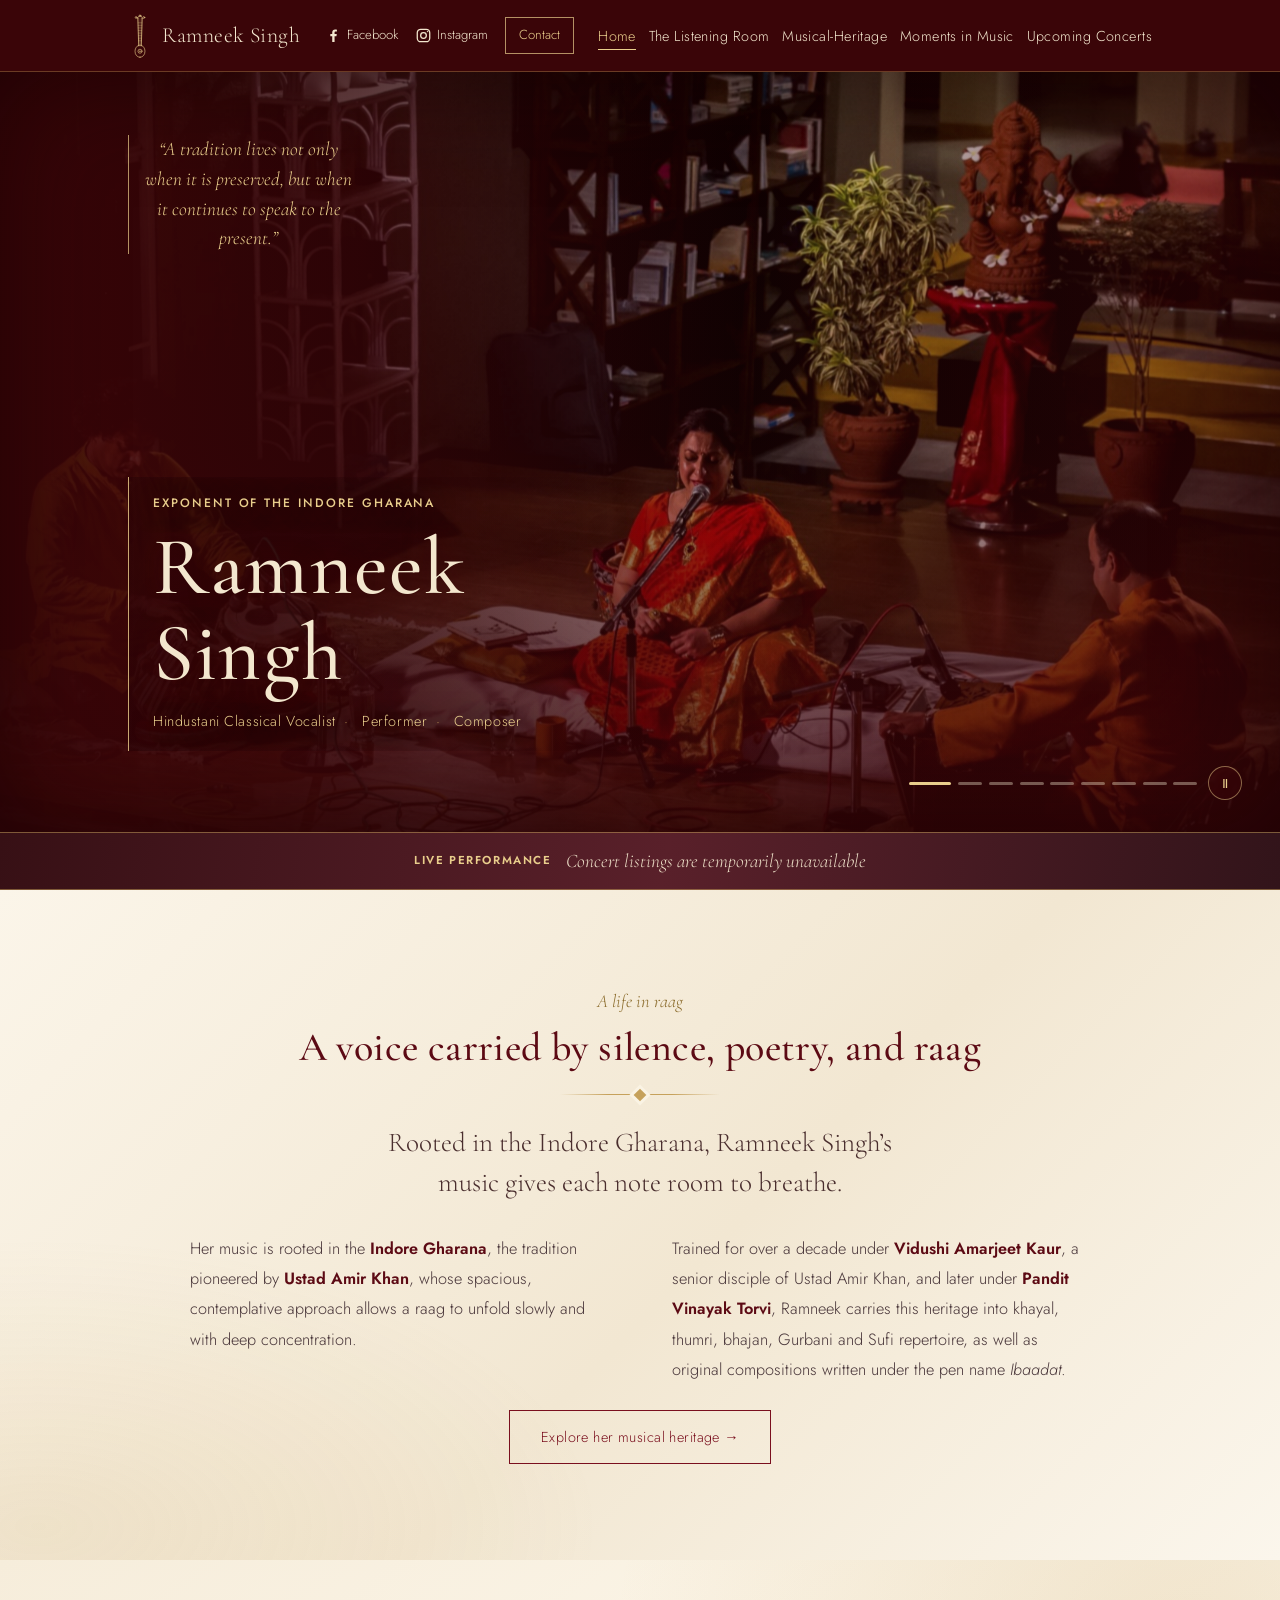
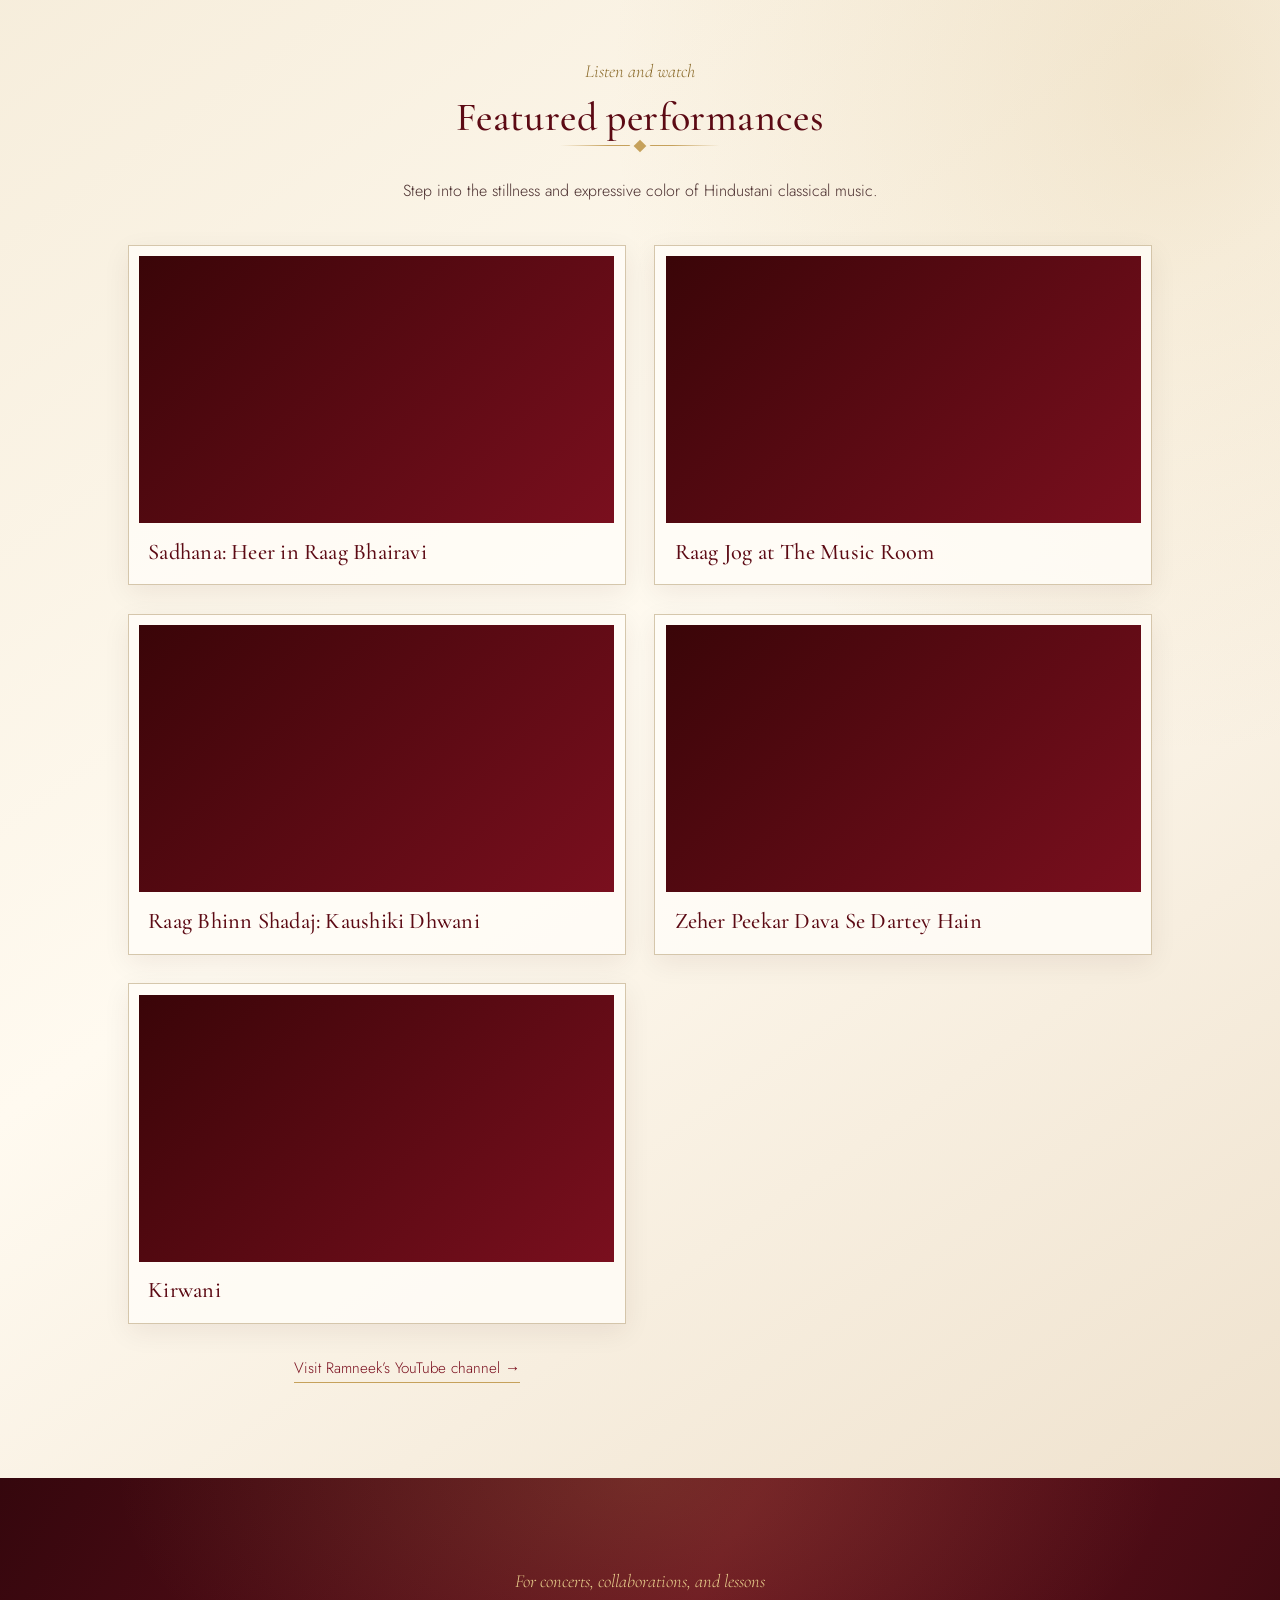
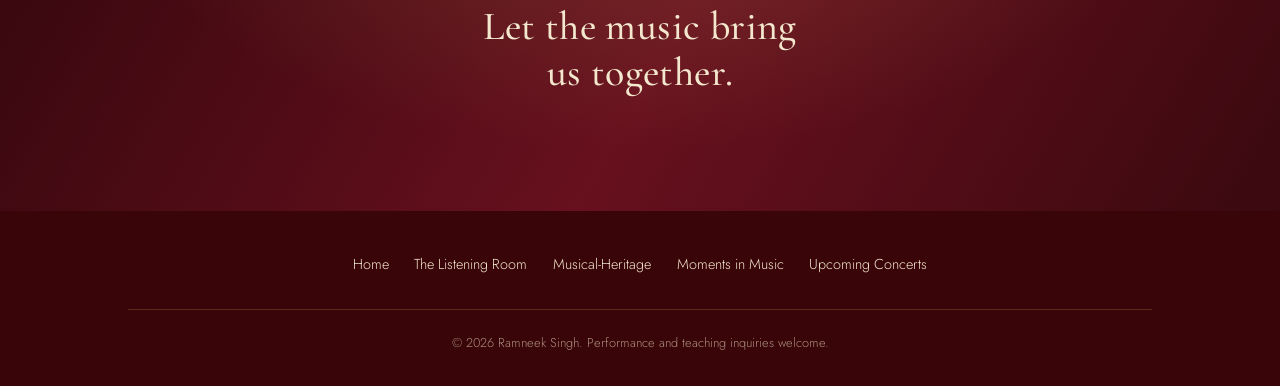
<file: index.html>
<!doctype html>
<html lang="en">
<head>
<meta charset="UTF-8">
<meta name="viewport" content="width=device-width, initial-scale=1.0">
<title>Ramneek Singh | Hindustani Classical Vocalist</title>
<meta name="description" content="Ramneek Singh — Hindustani classical vocalist, educator and composer, exponent of the Indore Gharana. Khayal, thumri, bhajan, Gurbani and Sufi music.">
<meta name="theme-color" content="#3A0508">
<link rel="preconnect" href="https://fonts.googleapis.com">
<link rel="preconnect" href="https://fonts.gstatic.com" crossorigin>
<link href="https://fonts.googleapis.com/css2?family=Cormorant+Garamond:wght@400;500;600;700&family=Jost:wght@300;400;500;600;700&display=swap" rel="stylesheet">
<link rel="stylesheet" href="css/style.css?v=20261124-concert-feed">
</head>
<body>

<header class="site-header">
  <div class="nav-wrap">
    <a class="brand" href="index.html">
      <svg viewBox="0 0 100 240" xmlns="http://www.w3.org/2000/svg" fill="none" stroke="currentColor" stroke-width="3.4" stroke-linecap="round" stroke-linejoin="round" style="color:var(--gold-bright)" aria-hidden="true">
        <path d="M50 236c-16 0-27-14-27-32 0-19 12-34 27-34s27 15 27 34c0 18-11 32-27 32z"/>
        <path d="M43 174 L38 24 M57 174 L62 24" stroke-width="4"/>
        <path d="M38 24c0-8 5-14 12-14s12 6 12 14"/>
        <circle cx="29" cy="19" r="5"/>
        <circle cx="50" cy="10" r="5"/>
        <circle cx="71" cy="19" r="5"/>
        <circle cx="50" cy="203" r="11"/>
        <circle cx="50" cy="203" r="3.6" fill="currentColor" stroke="none"/>
        <path d="M46 174 L44 25 M54 174 L56 25" stroke-width="1.4"/>
        <path d="M40 48 L60 48 M40 62 L60 62 M40 76 L60 76 M41 90 L59 90 M41 104 L59 104 M42 118 L58 118 M42 132 L58 132 M43 146 L57 146" stroke-width="1.5"/>
      </svg>
      <span class="brand-name">Ramneek Singh</span>
    </a>
    <nav class="header-social" aria-label="Social and contact">
      <a href="https://www.facebook.com/ramneek.singh.33" target="_blank" rel="noopener noreferrer" aria-label="Facebook">
        <svg viewBox="0 0 24 24" aria-hidden="true"><path d="M13.5 21v-8h2.7l.4-3h-3.1V8.1c0-.9.3-1.6 1.6-1.6h1.7V3.8c-.3 0-1.3-.1-2.5-.1-2.5 0-4.1 1.5-4.1 4.2V10H7.5v3h2.7v8z"/></svg>
        <span class="social-name">Facebook</span>
      </a>
      <a href="https://www.instagram.com/ramneeksinghmusic/?hl=en" target="_blank" rel="noopener noreferrer" aria-label="Instagram">
        <svg viewBox="0 0 24 24" aria-hidden="true"><rect x="3.2" y="3.2" width="17.6" height="17.6" rx="5"/><circle cx="12" cy="12" r="4"/><circle class="icon-dot" cx="17.7" cy="6.5" r="1"/></svg>
        <span class="social-name">Instagram</span>
      </a>
      <a class="contact-link" href="#contact">Contact</a>
    </nav>
    <button class="nav-toggle" aria-label="Toggle navigation" aria-expanded="false">&#9776;</button>
    <nav class="main-nav" aria-label="Primary">
      <ul>
        <li><a href="index.html" aria-current="page">Home</a></li>
        <li><a href="listening-room.html">The Listening Room</a></li>
        <li><a href="musical-heritage.html">Musical-Heritage</a></li>
        <li><a href="moments.html">Moments in Music</a></li>
        <li><a href="Upcoming-concerts.html">Upcoming Concerts</a></li>
      </ul>
    </nav>
  </div>
</header>

<main>

  <section class="hero jaali-bg hero-cinematic">
    <div class="hero-slideshow" data-hero-slideshow aria-label="Ramneek Singh in performance and teaching"></div>
    <div class="container">
      <p class="pull-quote">“A tradition lives not only when it is preserved, but when it continues to speak to the present.”</p>

      <div class="hero-heading">
        <p class="kicker">Exponent of the Indore Gharana</p>
        <h1>Ramneek Singh</h1>
        <p class="titles">
          <span>Hindustani Classical Vocalist</span>
          <span>Performer</span>
          <span>Composer</span>
        </p>
      </div>
    </div>
  </section>

  <section class="announcement-strip" aria-label="Upcoming performance">
    <div class="container live-strip" data-home-concert aria-live="polite">
      <span class="announcement-label">Live performance</span>
      <span class="detail" data-home-concert-detail>Loading concert listings…</span>
    </div>
  </section>

  <section class="section home-about">
    <div class="container">
      <div class="section-head home-about-head">
        <p class="eyebrow">A life in raag</p>
        <h2>A voice carried by silence, poetry, and raag</h2>
        <div class="ornament" aria-hidden="true"></div>
        <p class="home-about-lede">Rooted in the Indore Gharana, Ramneek Singh’s music gives each note room to breathe.</p>
      </div>
      <div class="home-about-copy">
        <p>Her music is rooted in the <strong>Indore Gharana</strong>, the tradition pioneered by <strong>Ustad Amir Khan</strong>, whose spacious, contemplative approach allows a raag to unfold slowly and with deep concentration.</p>
        <p>Trained for over a decade under <strong>Vidushi Amarjeet Kaur</strong>, a senior disciple of Ustad Amir Khan, and later under <strong>Pandit Vinayak Torvi</strong>, Ramneek carries this heritage into khayal, thumri, bhajan, Gurbani and Sufi repertoire, as well as original compositions written under the pen name <em>Ibaadat</em>.</p>
        <a class="btn btn-outline" href="musical-heritage.html">Explore her musical heritage <span aria-hidden="true">&rarr;</span></a>
      </div>
    </div>
  </section>

  <section class="section home-videos" id="featured-videos">
    <div class="container">
      <div class="section-head">
        <p class="eyebrow">Listen and watch</p>
        <h2>Featured performances</h2>
        <div class="ornament" aria-hidden="true"></div>
        <p>Step into the stillness and expressive color of Hindustani classical music.</p>
      </div>
      <div class="video-grid">
        <article class="video-card">
          <div class="video-frame">
            <iframe src="https://www.youtube-nocookie.com/embed/U4Xkj9xwK0s?rel=0" title="Sadhana ft Ramneek Singh — Khayal Vocal — Heer Raag Bhairavi" loading="lazy" referrerpolicy="strict-origin-when-cross-origin" allow="accelerometer; autoplay; clipboard-write; encrypted-media; gyroscope; picture-in-picture; web-share" allowfullscreen></iframe>
          </div>
          <h3>Sadhana: Heer in Raag Bhairavi</h3>
        </article>
        <article class="video-card">
          <div class="video-frame">
            <iframe src="https://www.youtube-nocookie.com/embed/2b2z4q0B4lU?rel=0" title="Ramneek Singh — Guest at The Music Room — Raag Jog" loading="lazy" referrerpolicy="strict-origin-when-cross-origin" allow="accelerometer; autoplay; clipboard-write; encrypted-media; gyroscope; picture-in-picture; web-share" allowfullscreen></iframe>
          </div>
          <h3>Raag Jog at The Music Room</h3>
        </article>
        <article class="video-card">
          <div class="video-frame">
            <iframe src="https://www.youtube-nocookie.com/embed/1sQJ7yJ6g54?rel=0" title="Raag Bhinn Shadaj — Kaushiki Dhwani" loading="lazy" referrerpolicy="strict-origin-when-cross-origin" allow="accelerometer; autoplay; clipboard-write; encrypted-media; gyroscope; picture-in-picture; web-share" allowfullscreen></iframe>
          </div>
          <h3>Raag Bhinn Shadaj: Kaushiki Dhwani</h3>
        </article>
        <article class="video-card">
          <div class="video-frame">
            <iframe src="https://www.youtube-nocookie.com/embed/X6gnf4WYtyM?rel=0" title="Zeher Peekar Dava Se Dartey Hain — Ghazal" loading="lazy" referrerpolicy="strict-origin-when-cross-origin" allow="accelerometer; autoplay; clipboard-write; encrypted-media; gyroscope; picture-in-picture; web-share" allowfullscreen></iframe>
          </div>
          <h3>Zeher Peekar Dava Se Dartey Hain</h3>
        </article>
        <article class="video-card">
          <div class="video-frame">
            <iframe src="https://www.youtube-nocookie.com/embed/hpCQlNT4Xao?rel=0" title="Kirwani — Ramneek Singh" loading="lazy" referrerpolicy="strict-origin-when-cross-origin" allow="accelerometer; autoplay; clipboard-write; encrypted-media; gyroscope; picture-in-picture; web-share" allowfullscreen></iframe>
          </div>
          <h3>Kirwani</h3>
        </article>
      </div>
      <p class="video-channel-link"><a href="https://www.youtube.com/@RamneekSinghMusic" target="_blank" rel="noopener noreferrer">Visit Ramneek’s YouTube channel <span aria-hidden="true">&rarr;</span></a></p>
    </div>
  </section>

  <section class="home-contact" id="contact">
    <div class="container home-contact-inner">
      <p class="eyebrow">For concerts, collaborations, and lessons</p>
      <h2>Let the music bring us together.</h2>
    </div>
  </section>

</main>

<footer class="site-footer">
  <div class="container footer-inner">
    <nav class="footer-nav" aria-label="Footer">
      <ul>
        <li><a href="index.html">Home</a></li>
        <li><a href="listening-room.html">The Listening Room</a></li>
        <li><a href="musical-heritage.html">Musical-Heritage</a></li>
        <li><a href="moments.html">Moments in Music</a></li>
        <li><a href="Upcoming-concerts.html">Upcoming Concerts</a></li>
      </ul>
    </nav>
    <div class="footer-note">&copy; 2026 Ramneek Singh. Performance and teaching inquiries welcome.</div>
  </div>
</footer>

<script src="js/main.js?v=20261124-concerts"></script>
<script src="js/concerts-config.js?v=20261124-concert-feed"></script>
<script src="js/concerts.js?v=20261124-concert-feed"></script>
</body>
</html>
</file>
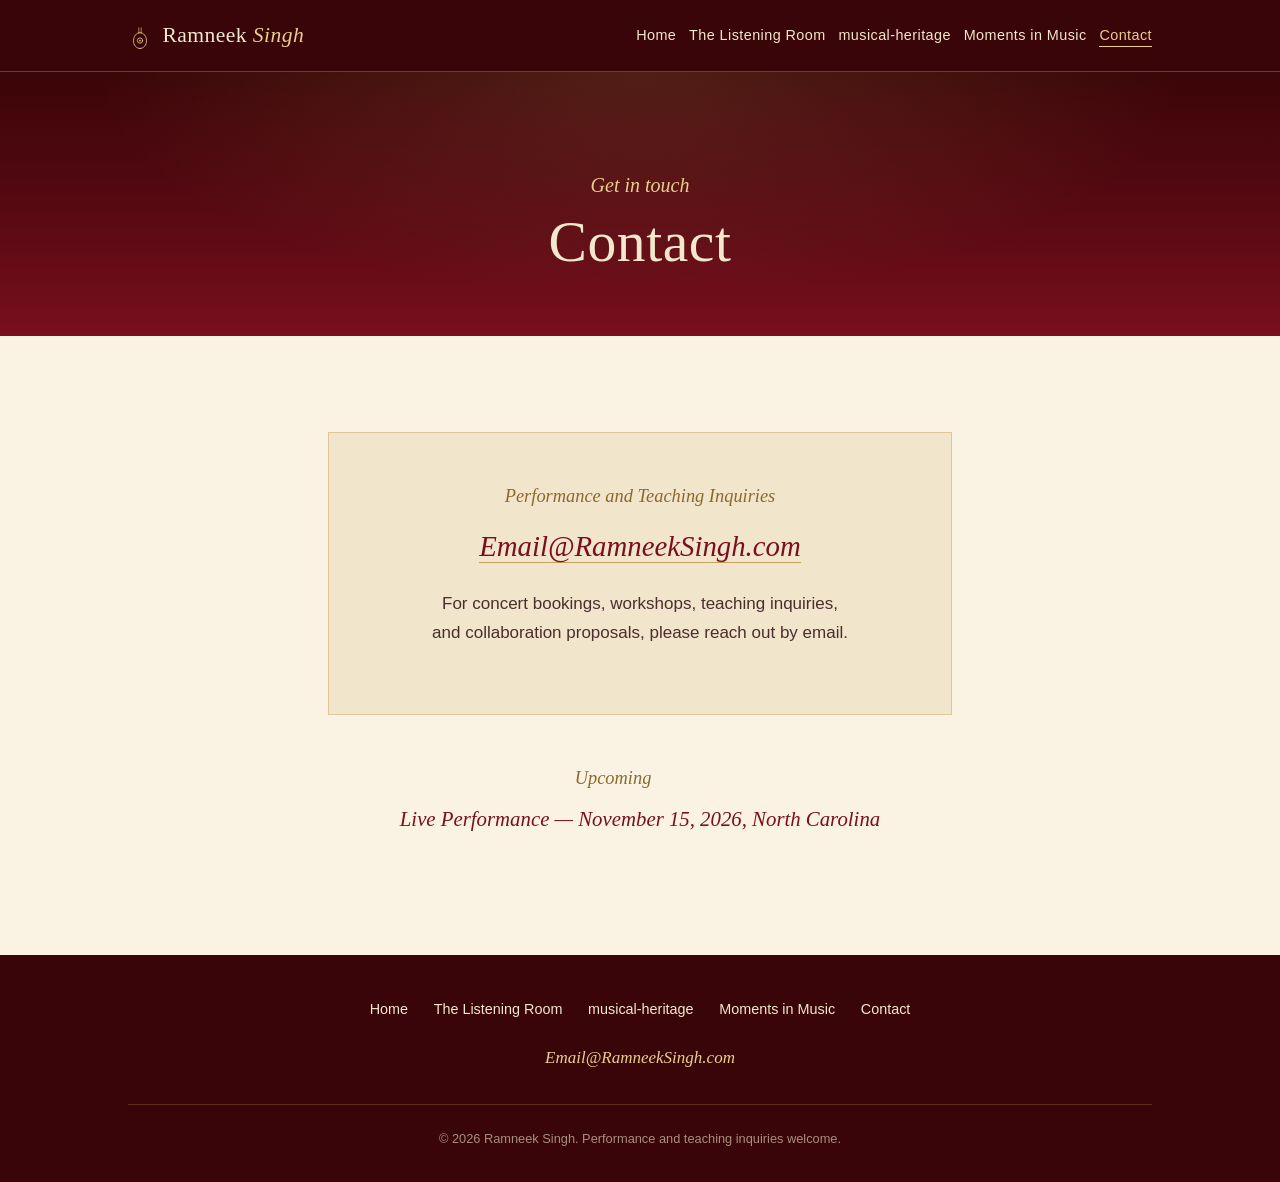
<file: contact.html>
<!doctype html>
<html lang="en">
<head>
<meta charset="UTF-8">
<meta name="viewport" content="width=device-width, initial-scale=1.0">
<title>Contact | Ramneek Singh</title>
<meta name="description" content="Performance and teaching inquiries for Ramneek Singh, Hindustani classical vocalist.">
<link rel="stylesheet" href="css/style.css">
</head>
<body>

<header class="site-header">
  <div class="nav-wrap">
    <a class="brand" href="index.html">
      <svg viewBox="0 128 100 112" xmlns="http://www.w3.org/2000/svg" fill="none" stroke="currentColor" stroke-width="3.4" stroke-linecap="round" stroke-linejoin="round" style="color:var(--gold-bright)" aria-hidden="true">
        <path d="M50 236c-16 0-27-14-27-32 0-19 12-34 27-34s27 15 27 34c0 18-11 32-27 32z"/>
        <circle cx="50" cy="203" r="11"/>
        <circle cx="50" cy="203" r="3.6" fill="currentColor" stroke="none"/>
        <path d="M45 174 L45 150 M55 174 L55 150" stroke-width="2.6"/>
      </svg>
      <span class="brand-name">Ramneek <em>Singh</em></span>
    </a>
    <button class="nav-toggle" aria-label="Toggle navigation" aria-expanded="false">&#9776;</button>
    <nav class="main-nav" aria-label="Primary">
      <ul>
        <li><a href="index.html">Home</a></li>
        <li><a href="listening-room.html">The Listening Room</a></li>
        <li><a href="musical-heritage.html">musical-heritage</a></li>
        <li><a href="moments.html">Moments in Music</a></li>
        <li><a href="contact.html" aria-current="page">Contact</a></li>
      </ul>
    </nav>
  </div>
</header>

<main>

  <section class="hero jaali-bg" style="padding-bottom: clamp(2.5rem, 6vw, 4rem);">
    <div class="container reveal">
      <p class="kicker">Get in touch</p>
      <h1 style="font-size:clamp(2.2rem,5.2vw,3.6rem);">Contact</h1>
    </div>
  </section>

  <section class="section">
    <div class="container" style="max-width:720px;">
      <div class="contact-card">
        <p class="eyebrow" style="margin-bottom:0.6rem;">Performance and Teaching Inquiries</p>
        <a class="email" href="mailto:Email@RamneekSingh.com">Email@RamneekSingh.com</a>
        <p class="gold-rule center"></p>
        <p style="color:var(--ink-soft); max-width:44ch; margin-inline:auto;">
          For concert bookings, workshops, teaching inquiries, and collaboration proposals,
          please reach out by email.
        </p>
      </div>

      <div style="margin-top:3rem; text-align:center;">
        <p class="eyebrow" style="margin-bottom:0.4rem;">Upcoming</p>
        <p style="font-family:var(--font-display); font-style:italic; font-size:1.3rem; color:var(--red);">
          Live Performance &mdash; November 15, 2026, North Carolina
        </p>
      </div>
    </div>
  </section>

</main>

<footer class="site-footer">
  <div class="container footer-inner">
    <nav class="footer-nav" aria-label="Footer">
      <ul>
        <li><a href="index.html">Home</a></li>
        <li><a href="listening-room.html">The Listening Room</a></li>
        <li><a href="musical-heritage.html">musical-heritage</a></li>
        <li><a href="moments.html">Moments in Music</a></li>
        <li><a href="contact.html">Contact</a></li>
      </ul>
    </nav>
    <a class="email" style="font-family:var(--font-display); font-style:italic; color:var(--gold-bright);" href="mailto:Email@RamneekSingh.com">Email@RamneekSingh.com</a>
    <div class="footer-note">&copy; 2026 Ramneek Singh. Performance and teaching inquiries welcome.</div>
  </div>
</footer>

<script src="js/main.js"></script>
</body>
</html>
</file>
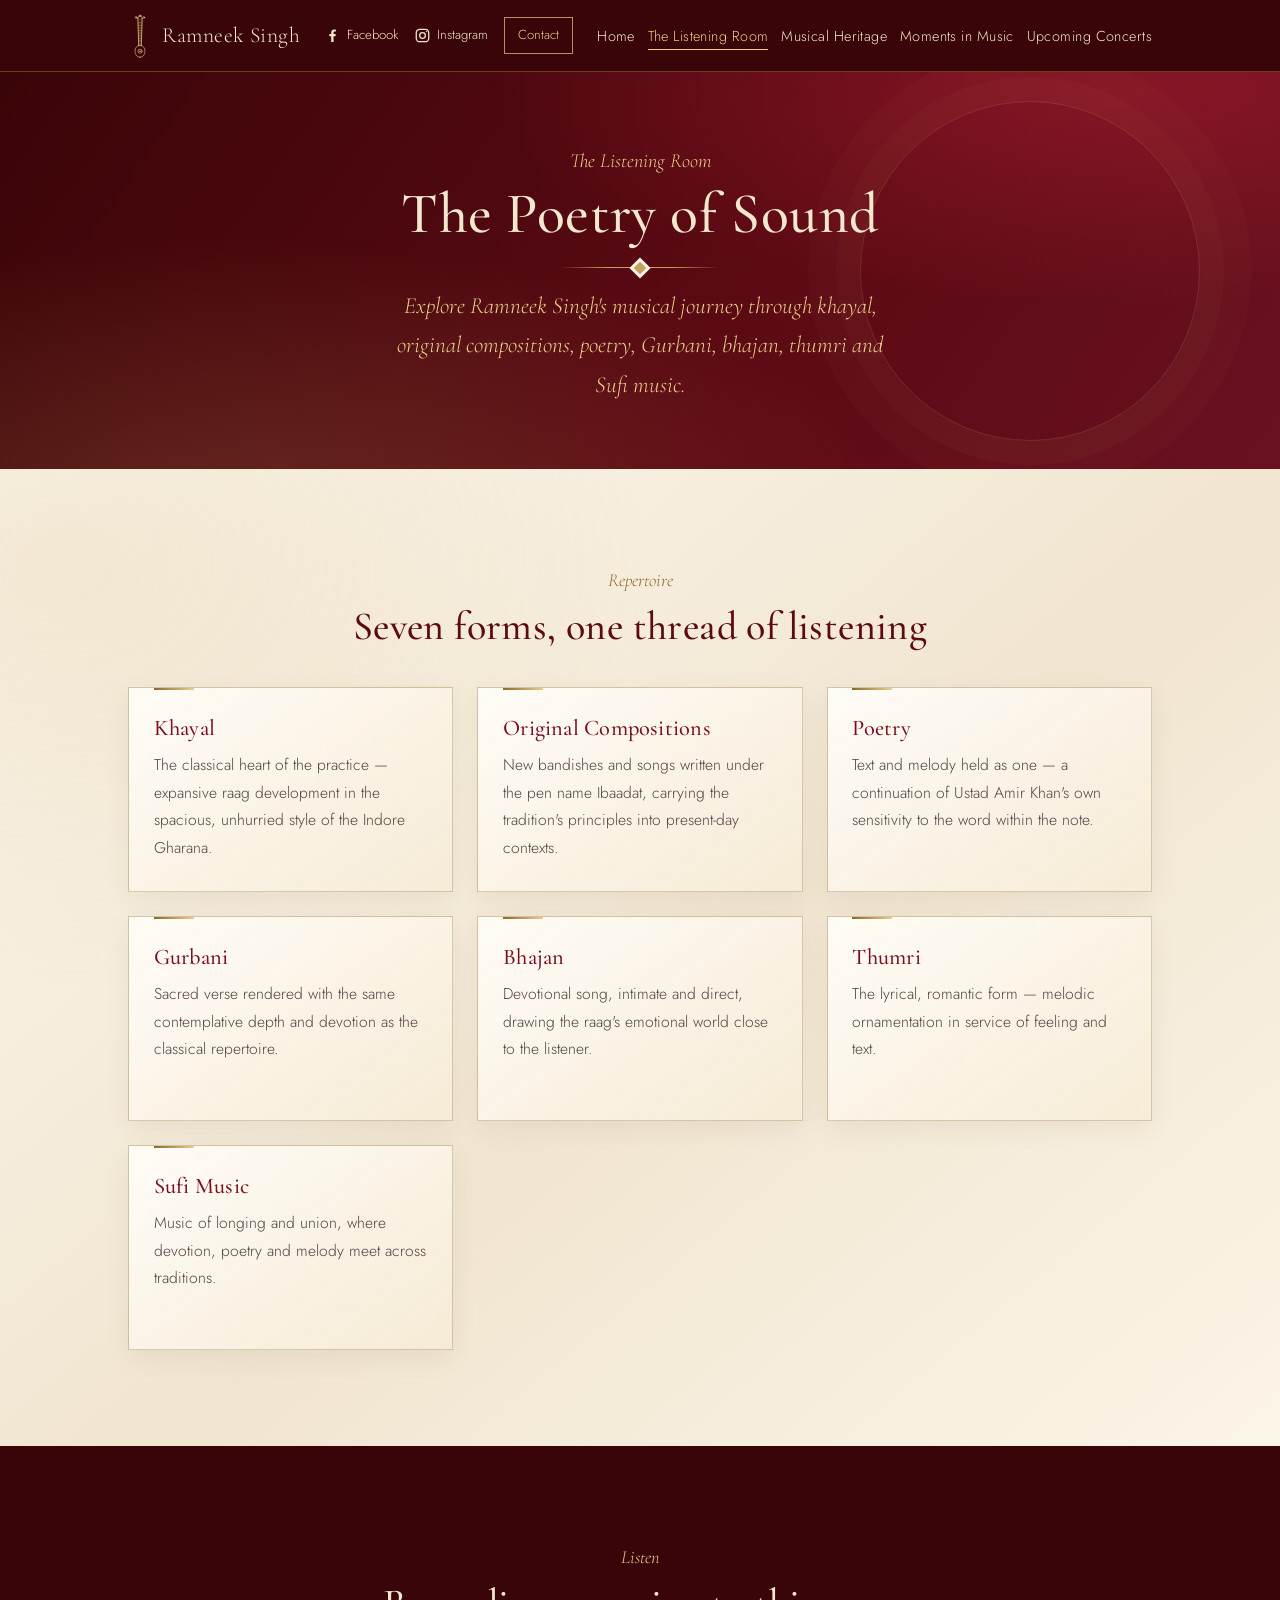
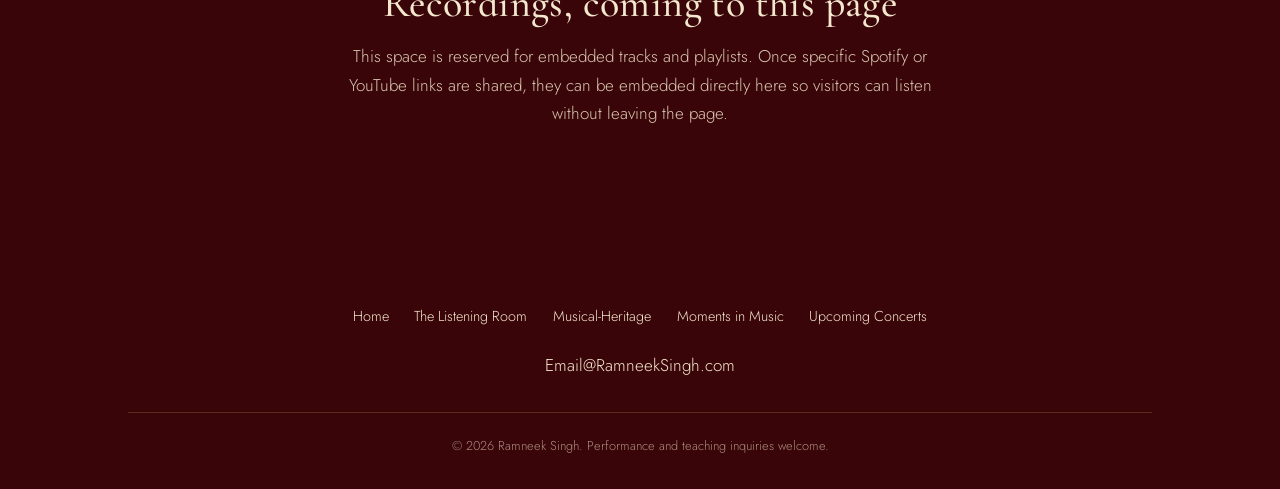
<file: listening-room.html>
<!doctype html>
<html lang="en">
<head>
<meta charset="UTF-8">
<meta name="viewport" content="width=device-width, initial-scale=1.0">
<title>The Listening Room | Ramneek Singh</title>
<meta name="description" content="The Poetry of Sound — explore Ramneek Singh's musical journey through khayal, original compositions, poetry, Gurbani, bhajan, thumri and Sufi music.">
<link rel="preconnect" href="https://fonts.googleapis.com">
<link rel="preconnect" href="https://fonts.gstatic.com" crossorigin>
<link href="https://fonts.googleapis.com/css2?family=Cormorant+Garamond:wght@400;500;600;700&family=Jost:wght@300;400;500;600;700&display=swap" rel="stylesheet">
<link rel="stylesheet" href="css/style.css?v=20261112">
</head>
<body>

<header class="site-header">
  <div class="nav-wrap">
    <a class="brand" href="index.html">
      <svg viewBox="0 0 100 240" xmlns="http://www.w3.org/2000/svg" fill="none" stroke="currentColor" stroke-width="3.4" stroke-linecap="round" stroke-linejoin="round" style="color:var(--gold-bright)" aria-hidden="true">
        <path d="M50 236c-16 0-27-14-27-32 0-19 12-34 27-34s27 15 27 34c0 18-11 32-27 32z"/>
        <path d="M43 174 L38 24 M57 174 L62 24" stroke-width="4"/>
        <path d="M38 24c0-8 5-14 12-14s12 6 12 14"/>
        <circle cx="29" cy="19" r="5"/>
        <circle cx="50" cy="10" r="5"/>
        <circle cx="71" cy="19" r="5"/>
        <circle cx="50" cy="203" r="11"/>
        <circle cx="50" cy="203" r="3.6" fill="currentColor" stroke="none"/>
        <path d="M46 174 L44 25 M54 174 L56 25" stroke-width="1.4"/>
        <path d="M40 48 L60 48 M40 62 L60 62 M40 76 L60 76 M41 90 L59 90 M41 104 L59 104 M42 118 L58 118 M42 132 L58 132 M43 146 L57 146" stroke-width="1.5"/>
      </svg>
      <span class="brand-name">Ramneek Singh</span>
    </a>
    <nav class="header-social" aria-label="Social and contact">
      <a href="https://www.facebook.com/ramneek.singh.33" target="_blank" rel="noopener noreferrer" aria-label="Facebook">
        <svg viewBox="0 0 24 24" aria-hidden="true"><path d="M13.5 21v-8h2.7l.4-3h-3.1V8.1c0-.9.3-1.6 1.6-1.6h1.7V3.8c-.3 0-1.3-.1-2.5-.1-2.5 0-4.1 1.5-4.1 4.2V10H7.5v3h2.7v8z"/></svg>
        <span class="social-name">Facebook</span>
      </a>
      <a href="https://www.instagram.com/ramneeksinghmusic/?hl=en" target="_blank" rel="noopener noreferrer" aria-label="Instagram">
        <svg viewBox="0 0 24 24" aria-hidden="true"><rect x="3.2" y="3.2" width="17.6" height="17.6" rx="5"/><circle cx="12" cy="12" r="4"/><circle class="icon-dot" cx="17.7" cy="6.5" r="1"/></svg>
        <span class="social-name">Instagram</span>
      </a>
      <a class="contact-link" href="index.html#contact">Contact</a>
    </nav>
    <button class="nav-toggle" aria-label="Toggle navigation" aria-expanded="false">&#9776;</button>
    <nav class="main-nav" aria-label="Primary">
      <ul>
        <li><a href="index.html">Home</a></li>
        <li><a href="listening-room.html" aria-current="page">The Listening Room</a></li>
        <li><a href="musical-heritage.html">Musical Heritage</a></li>
        <li><a href="moments.html">Moments in Music</a></li>
        <li><a href="Upcoming-concerts.html">Upcoming Concerts</a></li>
      </ul>
    </nav>
  </div>
</header>

<main>

  <section class="hero jaali-bg page-hero">
    <div class="container reveal">
      <p class="kicker">The Listening Room</p>
      <h1>The Poetry of Sound</h1>
      <div class="ornament" aria-hidden="true"></div>
      <p class="lede">
        Explore Ramneek Singh's musical journey through khayal, original compositions,
        poetry, Gurbani, bhajan, thumri and Sufi music.
      </p>
    </div>
  </section>

  <section class="section page-section repertoire-section">
    <div class="container">
      <div class="section-head">
        <p class="eyebrow">Repertoire</p>
        <h2>Seven forms, one thread of listening</h2>
      </div>

      <div class="repertoire-grid">
        <div class="repertoire-card">
          <h3>Khayal</h3>
          <p>The classical heart of the practice — expansive raag development in the spacious, unhurried style of the Indore Gharana.</p>
        </div>
        <div class="repertoire-card">
          <h3>Original Compositions</h3>
          <p>New bandishes and songs written under the pen name Ibaadat, carrying the tradition's principles into present-day contexts.</p>
        </div>
        <div class="repertoire-card">
          <h3>Poetry</h3>
          <p>Text and melody held as one — a continuation of Ustad Amir Khan's own sensitivity to the word within the note.</p>
        </div>
        <div class="repertoire-card">
          <h3>Gurbani</h3>
          <p>Sacred verse rendered with the same contemplative depth and devotion as the classical repertoire.</p>
        </div>
        <div class="repertoire-card">
          <h3>Bhajan</h3>
          <p>Devotional song, intimate and direct, drawing the raag's emotional world close to the listener.</p>
        </div>
        <div class="repertoire-card">
          <h3>Thumri</h3>
          <p>The lyrical, romantic form — melodic ornamentation in service of feeling and text.</p>
        </div>
        <div class="repertoire-card">
          <h3>Sufi Music</h3>
          <p>Music of longing and union, where devotion, poetry and melody meet across traditions.</p>
        </div>
      </div>
    </div>
  </section>

  <section class="section dark jaali-bg listening-note-section">
    <div class="container">
      <div class="section-head center on-dark">
        <p class="eyebrow">Listen</p>
        <h2>Recordings, coming to this page</h2>
        <p style="margin-inline:auto; color:rgba(243,231,206,0.85);">
          This space is reserved for embedded tracks and playlists. Once specific
          Spotify or YouTube links are shared, they can be embedded directly here
          so visitors can listen without leaving the page.
        </p>
      </div>
    </div>
  </section>

</main>

<footer class="site-footer">
  <div class="container footer-inner">
    <nav class="footer-nav" aria-label="Footer">
      <ul>
        <li><a href="index.html">Home</a></li>
        <li><a href="listening-room.html">The Listening Room</a></li>
        <li><a href="musical-heritage.html">Musical-Heritage</a></li>
        <li><a href="moments.html">Moments in Music</a></li>
        <li><a href="Upcoming-concerts.html">Upcoming Concerts</a></li>
      </ul>
    </nav>
    <a class="email" href="mailto:Email@RamneekSingh.com">Email@RamneekSingh.com</a>
    <div class="footer-note">&copy; 2026 Ramneek Singh. Performance and teaching inquiries welcome.</div>
  </div>
</footer>

<script src="js/main.js?v=20261112-motion"></script>
</body>
</html>
</file>
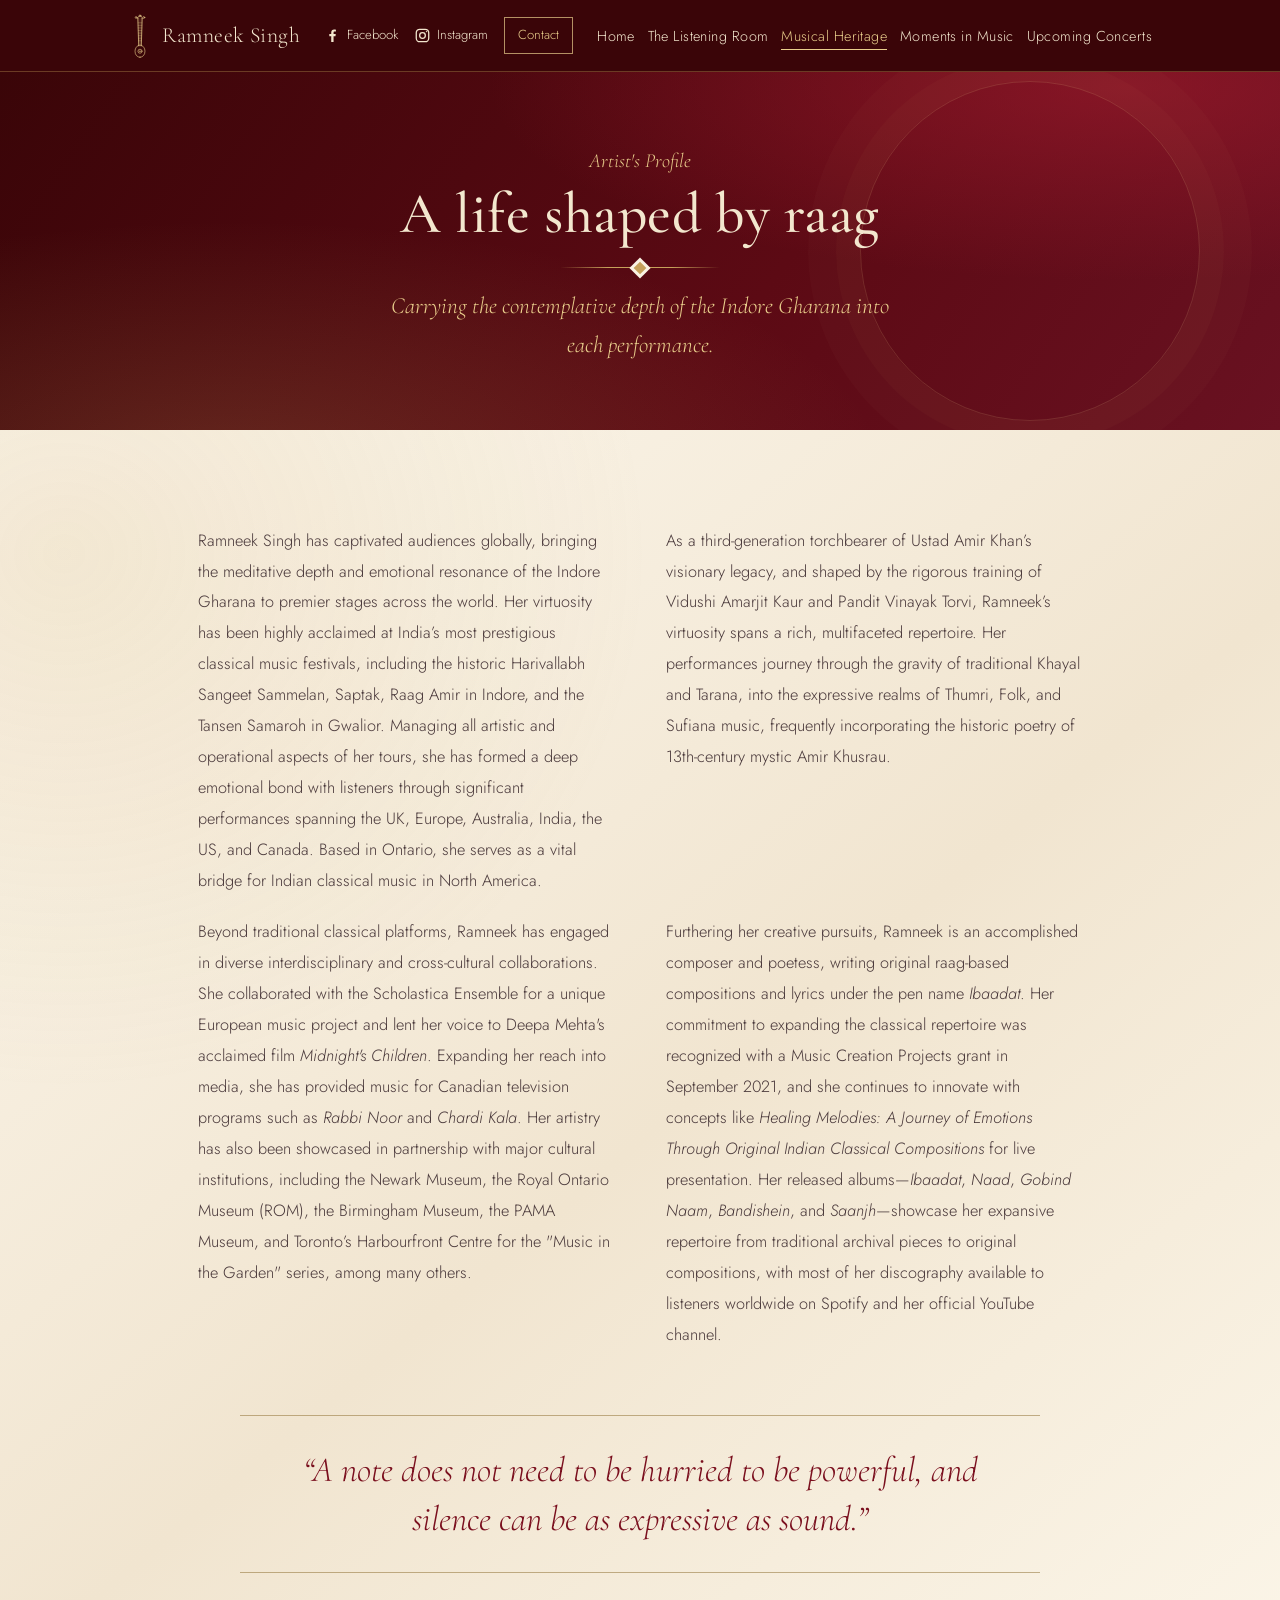
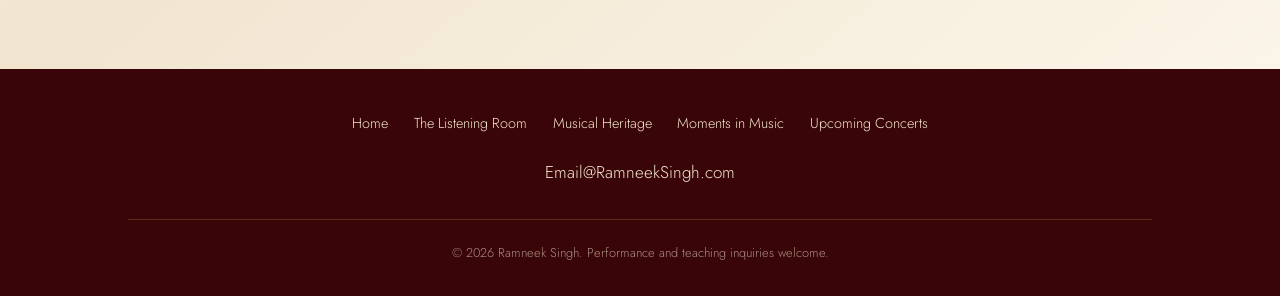
<file: musical-heritage.html>
<!doctype html>
<html lang="en">
<head>
<meta charset="UTF-8">
<meta name="viewport" content="width=device-width, initial-scale=1.0">
<title>Musical Heritage | Ramneek Singh</title>
<meta name="description" content="The Indore Gharana, Ustad Amir Khan, and the living musical heritage carried forward by Ramneek Singh.">
<link rel="preconnect" href="https://fonts.googleapis.com">
<link rel="preconnect" href="https://fonts.gstatic.com" crossorigin>
<link href="https://fonts.googleapis.com/css2?family=Cormorant+Garamond:wght@400;500;600;700&family=Jost:wght@300;400;500;600;700&display=swap" rel="stylesheet">
<link rel="stylesheet" href="css/style.css?v=20261112">
</head>
<body>

<header class="site-header">
  <div class="nav-wrap">
    <a class="brand" href="index.html">
      <svg viewBox="0 0 100 240" xmlns="http://www.w3.org/2000/svg" fill="none" stroke="currentColor" stroke-width="3.4" stroke-linecap="round" stroke-linejoin="round" style="color:var(--gold-bright)" aria-hidden="true">
        <path d="M50 236c-16 0-27-14-27-32 0-19 12-34 27-34s27 15 27 34c0 18-11 32-27 32z"/>
        <path d="M43 174 L38 24 M57 174 L62 24" stroke-width="4"/>
        <path d="M38 24c0-8 5-14 12-14s12 6 12 14"/>
        <circle cx="29" cy="19" r="5"/>
        <circle cx="50" cy="10" r="5"/>
        <circle cx="71" cy="19" r="5"/>
        <circle cx="50" cy="203" r="11"/>
        <circle cx="50" cy="203" r="3.6" fill="currentColor" stroke="none"/>
        <path d="M46 174 L44 25 M54 174 L56 25" stroke-width="1.4"/>
        <path d="M40 48 L60 48 M40 62 L60 62 M40 76 L60 76 M41 90 L59 90 M41 104 L59 104 M42 118 L58 118 M42 132 L58 132 M43 146 L57 146" stroke-width="1.5"/>
      </svg>
      <span class="brand-name">Ramneek Singh</span>
    </a>
    <nav class="header-social" aria-label="Social and contact">
      <a href="https://www.facebook.com/ramneek.singh.33" target="_blank" rel="noopener noreferrer" aria-label="Facebook">
        <svg viewBox="0 0 24 24" aria-hidden="true"><path d="M13.5 21v-8h2.7l.4-3h-3.1V8.1c0-.9.3-1.6 1.6-1.6h1.7V3.8c-.3 0-1.3-.1-2.5-.1-2.5 0-4.1 1.5-4.1 4.2V10H7.5v3h2.7v8z"/></svg>
        <span class="social-name">Facebook</span>
      </a>
      <a href="https://www.instagram.com/ramneeksinghmusic/?hl=en" target="_blank" rel="noopener noreferrer" aria-label="Instagram">
        <svg viewBox="0 0 24 24" aria-hidden="true"><rect x="3.2" y="3.2" width="17.6" height="17.6" rx="5"/><circle cx="12" cy="12" r="4"/><circle class="icon-dot" cx="17.7" cy="6.5" r="1"/></svg>
        <span class="social-name">Instagram</span>
      </a>
      <a class="contact-link" href="index.html#contact">Contact</a>
    </nav>
    <button class="nav-toggle" aria-label="Toggle navigation" aria-expanded="false">&#9776;</button>
    <nav class="main-nav" aria-label="Primary">
      <ul>
        <li><a href="index.html">Home</a></li>
        <li><a href="listening-room.html">The Listening Room</a></li>
        <li><a href="musical-heritage.html" aria-current="page">Musical Heritage</a></li>
        <li><a href="moments.html">Moments in Music</a></li>
        <li><a href="Upcoming-concerts.html">Upcoming Concerts</a></li>
      </ul>
    </nav>
  </div>
</header>

<main>

  <section class="hero jaali-bg page-hero">
    <div class="container reveal">
      <p class="kicker">Artist's Profile</p>
      <h1>A life shaped by raag</h1>
      <div class="ornament" aria-hidden="true"></div>
      <p class="lede">Carrying the contemplative depth of the Indore Gharana into each performance.</p>
    </div>
  </section>

  <section class="section page-section heritage-section">
    <div class="container">
      <div class="heritage-copy">
        <p>Ramneek Singh has captivated audiences globally, bringing the meditative depth and emotional resonance of the Indore Gharana to premier stages across the world. Her virtuosity has been highly acclaimed at India’s most prestigious classical music festivals, including the historic Harivallabh Sangeet Sammelan, Saptak, Raag Amir in Indore, and the Tansen Samaroh in Gwalior. Managing all artistic and operational aspects of her tours, she has formed a deep emotional bond with listeners through significant performances spanning the UK, Europe, Australia, India, the US, and Canada. Based in Ontario, she serves as a vital bridge for Indian classical music in North America.</p>
        <p>As a third-generation torchbearer of Ustad Amir Khan’s visionary legacy, and shaped by the rigorous training of Vidushi Amarjit Kaur and Pandit Vinayak Torvi, Ramneek’s virtuosity spans a rich, multifaceted repertoire. Her performances journey through the gravity of traditional Khayal and Tarana, into the expressive realms of Thumri, Folk, and Sufiana music, frequently incorporating the historic poetry of 13th-century mystic Amir Khusrau.</p>
        <p>Beyond traditional classical platforms, Ramneek has engaged in diverse interdisciplinary and cross-cultural collaborations. She collaborated with the Scholastica Ensemble for a unique European music project and lent her voice to Deepa Mehta's acclaimed film <em>Midnight's Children</em>. Expanding her reach into media, she has provided music for Canadian television programs such as <em>Rabbi Noor</em> and <em>Chardi Kala</em>. Her artistry has also been showcased in partnership with major cultural institutions, including the Newark Museum, the Royal Ontario Museum (ROM), the Birmingham Museum, the PAMA Museum, and Toronto’s Harbourfront Centre for the "Music in the Garden" series, among many others.</p>
        <p>Furthering her creative pursuits, Ramneek is an accomplished composer and poetess, writing original raag-based compositions and lyrics under the pen name <em>Ibaadat</em>. Her commitment to expanding the classical repertoire was recognized with a Music Creation Projects grant in September 2021, and she continues to innovate with concepts like <em>Healing Melodies: A Journey of Emotions Through Original Indian Classical Compositions</em> for live presentation. Her released albums—<em>Ibaadat</em>, <em>Naad</em>, <em>Gobind Naam</em>, <em>Bandishein</em>, and <em>Saanjh</em>—showcase her expansive repertoire from traditional archival pieces to original compositions, with most of her discography available to listeners worldwide on Spotify and her official YouTube channel.</p>
      </div>
      <blockquote class="heritage-quote">“A note does not need to be hurried to be powerful, and silence can be as expressive as sound.”</blockquote>
    </div>
  </section>

 

</main>

<footer class="site-footer">
  <div class="container footer-inner">
    <nav class="footer-nav" aria-label="Footer">
      <ul>
        <li><a href="index.html">Home</a></li>
        <li><a href="listening-room.html">The Listening Room</a></li>
        <li><a href="musical-heritage.html">Musical Heritage</a></li>
        <li><a href="moments.html">Moments in Music</a></li>
        <li><a href="Upcoming-concerts.html">Upcoming Concerts</a></li>
      </ul>
    </nav>
    <a class="email" href="mailto:Email@RamneekSingh.com">Email@RamneekSingh.com</a>
    <div class="footer-note">&copy; 2026 Ramneek Singh. Performance and teaching inquiries welcome.</div>
  </div>
</footer>

<script src="js/main.js?v=20261112-motion"></script>
</body>
</html>
</file>
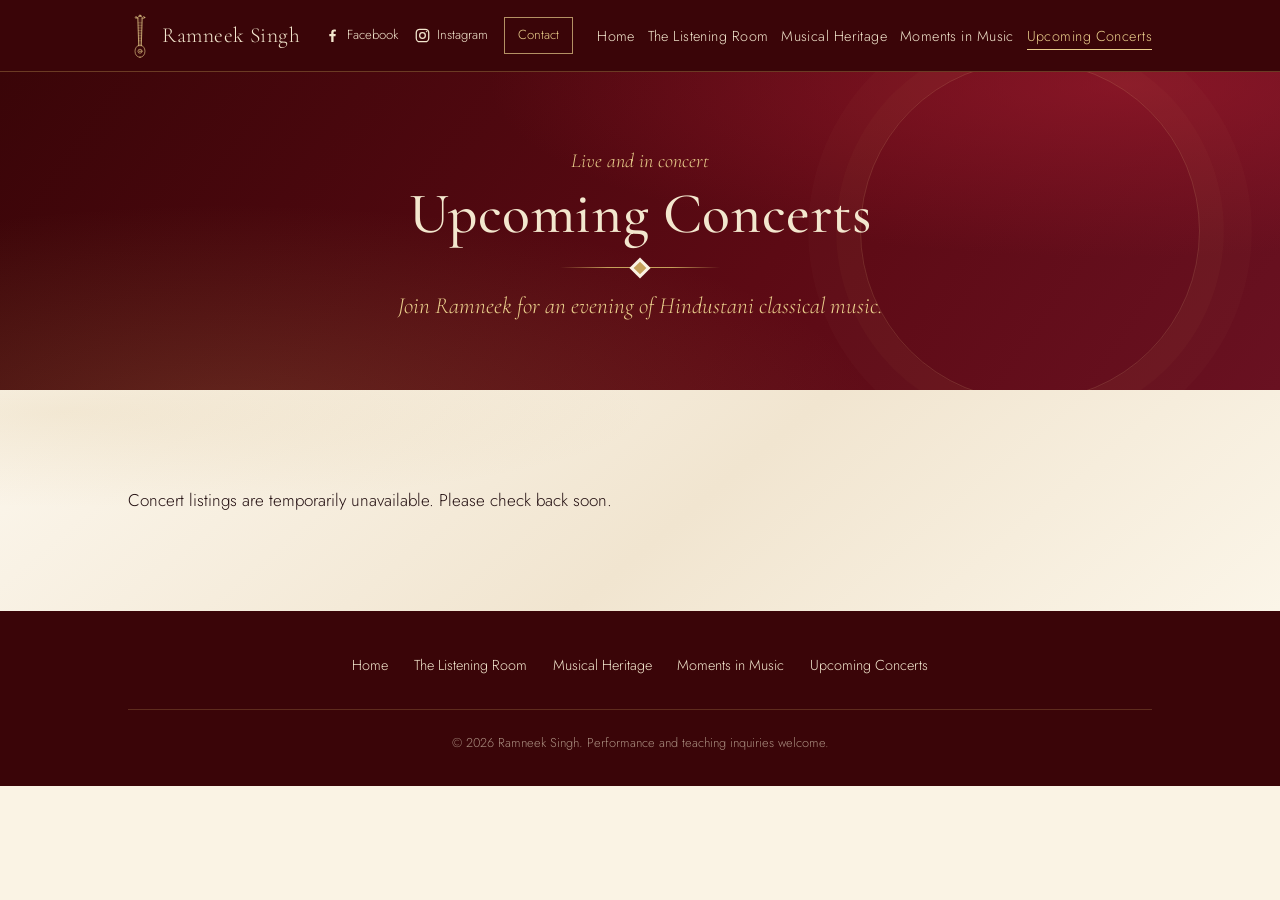
<file: Upcoming-concerts.html>
<!doctype html>
<html lang="en">
<head>
<meta charset="UTF-8">
<meta name="viewport" content="width=device-width, initial-scale=1.0">
<title>Upcoming Concerts | Ramneek Singh</title>
<meta name="description" content="Performance and teaching inquiries for Ramneek Singh, Hindustani classical vocalist.">
<link rel="preconnect" href="https://fonts.googleapis.com">
<link rel="preconnect" href="https://fonts.gstatic.com" crossorigin>
<link href="https://fonts.googleapis.com/css2?family=Cormorant+Garamond:wght@400;500;600;700&family=Jost:wght@300;400;500;600;700&display=swap" rel="stylesheet">
<link rel="stylesheet" href="css/style.css?v=20261124-concert-feed">
</head>
<body>

<header class="site-header">
  <div class="nav-wrap">
    <a class="brand" href="index.html">
      <svg viewBox="0 0 100 240" xmlns="http://www.w3.org/2000/svg" fill="none" stroke="currentColor" stroke-width="3.4" stroke-linecap="round" stroke-linejoin="round" style="color:var(--gold-bright)" aria-hidden="true">
        <path d="M50 236c-16 0-27-14-27-32 0-19 12-34 27-34s27 15 27 34c0 18-11 32-27 32z"/>
        <path d="M43 174 L38 24 M57 174 L62 24" stroke-width="4"/>
        <path d="M38 24c0-8 5-14 12-14s12 6 12 14"/>
        <circle cx="29" cy="19" r="5"/>
        <circle cx="50" cy="10" r="5"/>
        <circle cx="71" cy="19" r="5"/>
        <circle cx="50" cy="203" r="11"/>
        <circle cx="50" cy="203" r="3.6" fill="currentColor" stroke="none"/>
        <path d="M46 174 L44 25 M54 174 L56 25" stroke-width="1.4"/>
        <path d="M40 48 L60 48 M40 62 L60 62 M40 76 L60 76 M41 90 L59 90 M41 104 L59 104 M42 118 L58 118 M42 132 L58 132 M43 146 L57 146" stroke-width="1.5"/>
      </svg>
      <span class="brand-name">Ramneek Singh</span>
    </a>
    <nav class="header-social" aria-label="Social and contact">
      <a href="https://www.facebook.com/ramneek.singh.33" target="_blank" rel="noopener noreferrer" aria-label="Facebook">
        <svg viewBox="0 0 24 24" aria-hidden="true"><path d="M13.5 21v-8h2.7l.4-3h-3.1V8.1c0-.9.3-1.6 1.6-1.6h1.7V3.8c-.3 0-1.3-.1-2.5-.1-2.5 0-4.1 1.5-4.1 4.2V10H7.5v3h2.7v8z"/></svg>
        <span class="social-name">Facebook</span>
      </a>
      <a href="https://www.instagram.com/ramneeksinghmusic/?hl=en" target="_blank" rel="noopener noreferrer" aria-label="Instagram">
        <svg viewBox="0 0 24 24" aria-hidden="true"><rect x="3.2" y="3.2" width="17.6" height="17.6" rx="5"/><circle cx="12" cy="12" r="4"/><circle class="icon-dot" cx="17.7" cy="6.5" r="1"/></svg>
        <span class="social-name">Instagram</span>
      </a>
      <a class="contact-link" href="index.html#contact">Contact</a>
    </nav>
    <button class="nav-toggle" aria-label="Toggle navigation" aria-expanded="false">&#9776;</button>
    <nav class="main-nav" aria-label="Primary">
      <ul>
        <li><a href="index.html">Home</a></li>
        <li><a href="listening-room.html">The Listening Room</a></li>
        <li><a href="musical-heritage.html">Musical Heritage</a></li>
        <li><a href="moments.html">Moments in Music</a></li>
        <li><a href="Upcoming-concerts.html" aria-current="page">Upcoming Concerts</a></li>
      </ul>
    </nav>
  </div>
</header>

<main>

  <section class="hero jaali-bg page-hero">
    <div class="container reveal">
      <p class="kicker">Live and in concert</p>
      <h1>Upcoming Concerts</h1>
      <div class="ornament" aria-hidden="true"></div>
      <p class="lede">Join Ramneek for an evening of Hindustani classical music.</p>
    </div>
  </section>

  <section class="section page-section concerts-section">
    <div class="container">
      <div class="concert-list" data-upcoming-concerts aria-live="polite">
        <p class="concert-status">Loading concert listings…</p>
      </div>
      <section class="past-concerts" data-past-concerts hidden>
        <h2 class="concert-group-title">Past concerts</h2>
        <div class="concert-list" data-past-concert-list></div>
      </section>
    </div>
  </section>

</main>

<footer class="site-footer">
  <div class="container footer-inner">
    <nav class="footer-nav" aria-label="Footer">
      <ul>
        <li><a href="index.html">Home</a></li>
        <li><a href="listening-room.html">The Listening Room</a></li>
        <li><a href="musical-heritage.html">Musical Heritage</a></li>
        <li><a href="moments.html">Moments in Music</a></li>
        <li><a href="Upcoming-concerts.html">Upcoming Concerts</a></li>
      </ul>
    </nav>
    <div class="footer-note">&copy; 2026 Ramneek Singh. Performance and teaching inquiries welcome.</div>
  </div>
</footer>

<script src="js/main.js?v=20261124-concerts"></script>
<script src="js/concerts-config.js?v=20261124-concert-feed"></script>
<script src="js/concerts.js?v=20261124-concert-feed"></script>
</body>
</html>
</file>
<file: css/style.css>
/* ============================================================
   Ramneek Singh — Hindustani Classical Vocalist
   Palette: royal red + antique gold, on warm parchment
   Fonts are loaded in each page's <head> (Cormorant Garamond + Jost)
   ============================================================ */

/* ---------- 1. Design tokens (change colours / sizes here) ---------- */
:root {
  /* colour */
  --red-deepest: #3A0508;
  --red-deep:    #5C0A14;
  --red:         #7A0F1E;
  --red-bright:  #9E1B2E;
  --gold-deep:   #8A6A2A;
  --gold:        #C6A15B;
  --gold-bright: #E9CE8C;
  --ivory:       #F3E7CE;
  --parchment:   #FAF3E4;
  --parchment-2: #F1E5CC;
  --ink:         #241012;
  --ink-soft:    #4A2E2E;

  /* type families */
  --font-display: 'Cormorant Garamond', serif;
  --font-body:    'Jost', sans-serif;

  /* type scale: every page uses these, so sizes stay consistent */
  --fs-small: 0.9rem;
  --fs-body:  1.0625rem;
  --fs-lede:  clamp(1.2rem, 2vw, 1.45rem);
  --fs-h3:    1.4rem;
  --fs-h2:    clamp(1.8rem, 3.4vw, 2.5rem);
  --fs-h1:    clamp(2.6rem, 6.4vw, 4.6rem);

  --wrap: 1120px;
  --rule: 1px solid rgba(198, 161, 91, 0.45);
}

/* ---------- 2. Base ---------- */
*, *::before, *::after { box-sizing: border-box; }

html { scroll-behavior: smooth; }

body {
  margin: 0;
  background: var(--parchment);
  color: var(--ink);
  font-family: var(--font-body);
  font-size: var(--fs-body);
  font-weight: 300;
  line-height: 1.7;
  -webkit-font-smoothing: antialiased;
}

img { max-width: 100%; display: block; }
a   { color: inherit; text-decoration: none; }

h1, h2, h3, h4 {
  margin: 0;
  font-family: var(--font-display);
  font-weight: 500;
  letter-spacing: 0.01em;
  line-height: 1.15;
  color: var(--red-deep);
}
h1 { font-size: var(--fs-h1); }
h2 { font-size: var(--fs-h2); }
h3 { font-size: var(--fs-h3); }

p { margin: 0 0 1.1em; max-width: 62ch; }

:focus-visible { outline: 2px solid var(--red-bright); outline-offset: 3px; }
.site-header :focus-visible,
.site-footer :focus-visible,
.hero :focus-visible,
.section.dark :focus-visible { outline-color: var(--gold-bright); }

/* ---------- 3. Layout helpers ---------- */
.container {
  width: 100%;
  max-width: var(--wrap);
  margin: 0 auto;
  padding: 0 clamp(1.25rem, 4vw, 3rem);
}

.section { padding: clamp(3.5rem, 8vw, 6rem) 0; }
.section.tint { background: var(--parchment-2); }
.section.dark {
  background: var(--red-deepest);
  color: var(--ivory);
}
.section.dark h2, .section.dark h3 { color: var(--ivory); }

/* Centre everything inside, including paragraphs that have a max-width */
.center { text-align: center; }
.center p, .center .lede { margin-left: auto; margin-right: auto; }

.section-head { max-width: 640px; margin: 0 auto 2.4rem; text-align: center; }
.section-head p { margin-left: auto; margin-right: auto; }

.eyebrow {
  margin-bottom: 0.4rem;
  font-family: var(--font-display);
  font-style: italic;
  font-size: 1.15rem;
  color: var(--gold-deep);
}
.dark .eyebrow, .hero .eyebrow { color: var(--gold-bright); }

.lede {
  font-family: var(--font-display);
  font-size: var(--fs-lede);
  font-style: italic;
  color: var(--red);
  max-width: 46ch;
}
.dark .lede { color: var(--gold-bright); }

.visually-hidden {
  position: absolute; width: 1px; height: 1px; padding: 0; margin: -1px;
  overflow: hidden; clip: rect(0, 0, 0, 0); white-space: nowrap; border: 0;
}

/* Gold divider with a small diamond in the middle */
.ornament {
  position: relative;
  width: 160px; height: 12px;
  margin: 0 auto 1.6rem;
  background: linear-gradient(90deg, transparent, var(--gold) 30%, var(--gold) 70%, transparent) center / 100% 1px no-repeat;
}
.ornament::after {
  content: "";
  position: absolute; left: 50%; top: 50%;
  width: 9px; height: 9px;
  background: var(--gold);
  transform: translate(-50%, -50%) rotate(45deg);
  box-shadow: 0 0 0 3px var(--parchment);
}
.tint .ornament::after { box-shadow: 0 0 0 3px var(--parchment-2); }
.dark .ornament::after { box-shadow: 0 0 0 3px var(--red-deepest); }

/* Dotted lattice (jaali) texture used behind dark sections */
.jaali-bg {
  background-image: radial-gradient(circle at 1px 1px, rgba(198, 161, 91, 0.22) 1.4px, transparent 1.4px);
  background-size: 26px 26px;
}

/* ---------- 4a. Announcement strip ---------- */
.announce {
  background: linear-gradient(90deg, rgba(58, 5, 8, 0.96), rgba(122, 15, 30, 0.94));
  border-top: 1px solid rgba(198, 161, 91, 0.35);
  border-bottom: 1px solid rgba(198, 161, 91, 0.35);
}

.live-strip {
  display: flex;
  align-items: center;
  justify-content: center;
  gap: 0.9rem;
  flex-wrap: wrap;
  padding: 0.9rem 0;
  color: var(--ivory);
  text-align: center;
}

.label {
  display: inline-flex;
  align-items: center;
  justify-content: center;
  border-radius: 999px;
  letter-spacing: 0.12em;
  text-transform: uppercase;
}

.live-badge {
  padding: 0.38rem 0.8rem;
  border: 1px solid rgba(233, 206, 140, 0.7);
  background: rgba(233, 206, 140, 0.12);
  color: var(--gold-bright);
  font-size: 0.68rem;
  font-weight: 600;
  box-shadow: inset 0 0 0 1px rgba(233, 206, 140, 0.12);
  animation: pulse-badge 3s ease-in-out infinite;
}

.detail {
  font-family: var(--font-display);
  font-size: clamp(1.05rem, 2vw, 1.35rem);
  font-style: italic;
  color: rgba(243, 231, 206, 0.96);
}

@keyframes pulse-badge {
  0%, 100% { box-shadow: 0 0 0 rgba(233, 206, 140, 0); }
  50% { box-shadow: 0 0 12px rgba(233, 206, 140, 0.26); }
}

/* ---------- 4. Header / navigation ---------- */
.site-header {
  position: sticky; top: 0; z-index: 100;
  background: var(--red-deepest);
  border-bottom: 1px solid rgba(198, 161, 91, 0.35);
}

.nav-wrap {
  display: flex;
  align-items: center;
  justify-content: space-between;
  gap: 1.5rem;
  max-width: var(--wrap);
  margin: 0 auto;
  padding: 0.85rem clamp(1.25rem, 4vw, 3rem);
}

.brand, .header-social, .main-nav { flex-shrink: 0; }
.brand { display: flex; align-items: center; gap: 0.65rem; color: var(--ivory); }
.brand svg { width: 24px; height: 44px; flex-shrink: 0; }
.brand-name {
  font-family: var(--font-display);
  font-size: 1.35rem;
  letter-spacing: 0.02em;
  line-height: 1.1;
}
.brand-name em { color: var(--gold-bright); font-style: italic; }

.header-social {
  display: flex;
  align-items: center;
  gap: clamp(0.65rem, 1.3vw, 1.1rem);
  color: var(--ivory);
  font-size: 0.82rem;
  white-space: nowrap;
}
.header-social a {
  display: inline-flex;
  align-items: center;
  gap: 0.35rem;
  transition: color 0.25s ease;
}
.header-social a:hover { color: var(--gold-bright); }
.header-social svg {
  width: 17px;
  height: 17px;
  fill: currentColor;
  flex: 0 0 auto;
}
.header-social a:nth-child(2) svg {
  fill: none;
  stroke: currentColor;
  stroke-width: 1.8;
}
.header-social a:nth-child(2) .icon-dot {
  fill: currentColor;
  stroke: none;
}
.header-social .contact-link {
  padding: 0.42rem 0.8rem;
  border: 1px solid rgba(233, 206, 140, 0.7);
  color: var(--gold-bright);
}
.header-social .contact-link:hover {
  background: rgba(233, 206, 140, 0.12);
}

.main-nav ul {
  display: flex;
  gap: clamp(0.5rem, 1vw, 0.9rem);
  margin: 0; padding: 0;
  list-style: none;
}
.main-nav li { flex-shrink: 0; }
.main-nav a {
  position: relative;
  padding-bottom: 4px;
  color: var(--ivory);
  font-size: var(--fs-small);
  letter-spacing: 0.03em;
}
.main-nav a::after {
  content: "";
  position: absolute; left: 0; right: 0; bottom: 0;
  height: 1px;
  background: var(--gold-bright);
  transform: scaleX(0);
  transform-origin: left;
  transition: transform 0.3s ease;
}
.main-nav a:hover::after,
.main-nav a[aria-current="page"]::after { transform: scaleX(1); }
.main-nav a[aria-current="page"] { color: var(--gold-bright); }

.nav-toggle {
  display: none;
  background: none; border: none;
  color: var(--ivory);
  font-size: 1.6rem;
  cursor: pointer;
}

@media (max-width: 1080px) {
  .nav-wrap { gap: 0.7rem; }
  .brand { gap: 0.45rem; }
  .brand svg { width: 20px; height: 38px; }
  .brand-name { font-size: 1.12rem; }
  .header-social { gap: 0.65rem; margin-left: auto; }
  .header-social .social-name { display: none; }
  .header-social .contact-link { padding: 0.35rem 0.55rem; }
  .nav-toggle { display: block; }
  .main-nav {
    position: absolute; top: 100%; left: 0; right: 0;
    max-height: 0; overflow: hidden;
    background: var(--red-deepest);
    border-bottom: 1px solid rgba(198, 161, 91, 0.35);
    transition: max-height 0.35s ease;
  }
  .main-nav.open { max-height: 420px; }
  .main-nav ul {
    flex-direction: column;
    gap: 1rem;
    padding: 0.5rem clamp(1.25rem, 4vw, 3rem) 1.4rem;
  }
}
@media (max-width: 360px) {
  .nav-wrap { padding-right: 1rem; padding-left: 1rem; }
  .brand-name { font-size: 1rem; }
  .header-social { gap: 0.45rem; }
  .header-social .contact-link { padding: 0.3rem 0.4rem; }
}

/* ---------- 5. Hero ---------- */
.hero {
  position: relative;
  overflow: hidden;
  padding: clamp(3.5rem, 9vw, 6rem) 0 clamp(3rem, 7vw, 5rem);
  text-align: center;
  color: var(--ivory);
  background:
    radial-gradient(ellipse at 50% 0%, rgba(198, 161, 91, 0.16), transparent 60%),
    linear-gradient(180deg, var(--red-deepest), var(--red-deep) 60%, var(--red) 100%);
}
/* Smaller hero used by inner pages (Contact, etc.) */
.hero.page-hero {
  isolation: isolate;
  padding: clamp(3rem, 7vw, 4.5rem) 0 clamp(2.5rem, 6vw, 4rem);
  background:
    radial-gradient(ellipse at 18% 110%, rgba(198, 161, 91, 0.2), transparent 44%),
    radial-gradient(ellipse at 88% 4%, rgba(158, 27, 46, 0.62), transparent 40%),
    linear-gradient(125deg, var(--red-deepest), var(--red-deep) 60%, #691121);
}
.hero.page-hero::before {
  content: "";
  position: absolute;
  z-index: -1;
  top: 50%;
  right: max(4%, calc((100vw - var(--wrap)) / 2));
  width: clamp(180px, 30vw, 340px);
  aspect-ratio: 1;
  border: 1px solid rgba(233, 206, 140, 0.16);
  border-radius: 50%;
  box-shadow: 0 0 0 24px rgba(233, 206, 140, 0.025), 0 0 0 52px rgba(233, 206, 140, 0.02);
  transform: translateY(-50%);
  animation: halo-drift 16s ease-in-out infinite alternate;
  pointer-events: none;
}
.hero.page-hero .container { position: relative; z-index: 1; }
.hero.page-hero h1 { font-size: clamp(2.2rem, 5.2vw, 3.6rem); }
.hero.page-hero .container { display: grid; justify-items: center; }
.hero.page-hero .kicker { margin-bottom: 0.35rem; }
.hero.page-hero .ornament { margin: 1.1rem auto 0.8rem; }
.hero.page-hero .lede { margin: 0 auto; color: var(--gold-bright); max-width: 52ch; }

.hero h1 { color: var(--ivory); line-height: 1.05; }
.hero p  { margin-left: auto; margin-right: auto; }

.kicker {
  margin-bottom: 0.6rem;
  font-family: var(--font-display);
  font-style: italic;
  font-size: clamp(1.05rem, 1.6vw, 1.25rem);
  color: var(--gold-bright);
}

.titles {
  margin: 1.1rem auto 0;
  font-size: var(--fs-small);
  letter-spacing: 0.04em;
  color: var(--gold-bright);
}
.titles span:not(:last-child)::after {
  content: "·";
  margin: 0 0.6em;
  color: var(--gold);
}

/* Portrait set inside a jharokha-style arch */
.hero-photo {
  width: min(100%, 360px);
  margin: 2.4rem auto 0;
  padding: 8px;
  border: 1px solid var(--gold);
  border-radius: 999px 999px 0 0;
}
.hero-photo img {
  width: 100%;
  aspect-ratio: 4 / 5;
  object-fit: cover;
  object-position: center 25%;
  border-radius: 999px 999px 0 0;
}

/* One orchestrated moment: hero content rises in, one piece after another */
.hero .container > * { opacity: 0; animation: rise 0.9s ease forwards; }
.hero .container > :nth-child(2) { animation-delay: 0.12s; }
.hero .container > :nth-child(3) { animation-delay: 0.24s; }
.hero .container > :nth-child(4) { animation-delay: 0.36s; }
.hero .container > :nth-child(5) { animation-delay: 0.48s; }
@keyframes rise { from { opacity: 0; transform: translateY(14px); } to { opacity: 1; transform: none; } }

/* Cinematic photographic hero */
.hero-cinematic {
  min-height: min(760px, calc(100vh - 76px));
  isolation: isolate;
  display: grid;
  place-items: center;
  padding: 0;
  background: var(--red-deepest);
}
.hero-cinematic > .container {
  align-self: stretch;
  min-height: inherit;
}
.hero-cinematic::before,
.hero-cinematic::after {
  content: "";
  position: absolute;
  inset: 0;
  z-index: 1;
  pointer-events: none;
}
.hero-cinematic::before {
  background: linear-gradient(90deg, rgba(58, 5, 8, 0.96) 0%, rgba(58, 5, 8, 0.72) 28%, rgba(58, 5, 8, 0.18) 58%, rgba(58, 5, 8, 0.52) 100%),
              linear-gradient(180deg, rgba(58, 5, 8, 0.08), rgba(58, 5, 8, 0.16) 48%, rgba(58, 5, 8, 0.82));
}
.hero-cinematic::after {
  box-shadow: inset 0 0 120px rgba(20, 0, 3, 0.72);
  transform: translate3d(0, var(--parallax-y, 0px), 0) scale(1.02);
}
.hero-cinematic .container {
  position: relative;
  z-index: 2;
  width: 100%;
  min-height: min(760px, calc(100vh - 76px));
  text-align: left;
}
.hero-slideshow { position: absolute; inset: 0; z-index: 0; overflow: hidden; }
.hero-slide {
  position: absolute;
  inset: -3%;
  width: 106%;
  height: 106%;
  max-width: none;
  object-fit: cover;
  opacity: 0;
  filter: saturate(0.82) contrast(1.05);
  transform: scale(1.04);
  transition: opacity 1.8s cubic-bezier(.4, 0, .2, 1);
}
.hero-slide.is-active { opacity: 1; animation: cinematic-pan 8s ease-out both; }
.hero-slide.is-active.is-alternate { animation-name: cinematic-pan-reverse; }
.hero-slide:nth-child(3n+1) { object-position: center 35%; }
.hero-slide:nth-child(3n+2) { object-position: center 42%; }
.hero-slide:nth-child(3n) { object-position: center 50%; }
@keyframes cinematic-pan {
  from { transform: scale(1.04) translate3d(-0.4%, 0, 0); }
  to { transform: scale(1.12) translate3d(0.4%, -0.7%, 0); }
}
@keyframes cinematic-pan-reverse {
  from { transform: scale(1.12) translate3d(0.6%, -0.5%, 0); }
  to { transform: scale(1.04) translate3d(-0.5%, 0.2%, 0); }
}
.hero-cinematic .pull-quote {
  position: absolute;
  top: clamp(2rem, 7vh, 5rem);
  left: clamp(1.25rem, 4vw, 3rem);
  max-width: 28ch;
  margin: 0;
  padding-left: 1rem;
  border-left: 1px solid rgba(233, 206, 140, 0.7);
  color: var(--gold-bright);
  font-size: clamp(1rem, 1.5vw, 1.28rem);
  line-height: 1.55;
}
.hero-cinematic .hero-heading {
  position: absolute;
  left: clamp(1.25rem, 4vw, 3rem);
  bottom: clamp(4.5rem, 9vh, 6rem);
  max-width: 520px;
  padding: 1rem 1.5rem 1.1rem;
  border-left: 1px solid rgba(233, 206, 140, 0.82);
  background: linear-gradient(90deg, rgba(35, 2, 6, 0.42), rgba(35, 2, 6, 0));
  text-align: left;
  text-shadow: 0 3px 24px rgba(58, 5, 8, 0.9);
}
.hero-cinematic .hero-heading h1 {
  font-size: clamp(3.2rem, 6.4vw, 5.4rem);
  letter-spacing: 0.015em;
}
.hero-cinematic .hero-heading .kicker {
  margin: 0 0 0.65rem;
  font-family: var(--font-body);
  font-size: 0.76rem;
  font-style: normal;
  font-weight: 500;
  letter-spacing: 0.16em;
  text-transform: uppercase;
}
.hero-cinematic .titles { margin: 0.8rem 0 0; }

.hero-gallery-controls {
  position: absolute;
  z-index: 4;
  right: clamp(1rem, 3vw, 2.5rem);
  bottom: clamp(1rem, 2.5vw, 2rem);
  display: flex;
  align-items: center;
  gap: 0.65rem;
}
.hero-gallery-dots { display: flex; align-items: center; gap: 0.42rem; }
.hero-gallery-dot {
  width: 24px;
  height: 3px;
  padding: 0;
  border: 0;
  border-radius: 2px;
  background: rgba(243, 231, 206, 0.38);
  cursor: pointer;
  transition: width 0.35s ease, background 0.35s ease;
}
.hero-gallery-dot.is-active { width: 42px; background: var(--gold-bright); }
.hero-gallery-pause {
  width: 34px;
  height: 34px;
  display: grid;
  place-items: center;
  border: 1px solid rgba(233, 206, 140, 0.5);
  border-radius: 50%;
  background: rgba(58, 5, 8, 0.5);
  color: var(--gold-bright);
  cursor: pointer;
  backdrop-filter: blur(1px);
}

@media (max-width: 600px) {
  .hero-cinematic { min-height: 620px; }
  .hero-cinematic .container { min-height: 620px; }
  .hero-cinematic::before {
    background: linear-gradient(180deg, rgba(58, 5, 8, 0.18), rgba(58, 5, 8, 0.46) 42%, rgba(58, 5, 8, 0.9)),
                linear-gradient(90deg, rgba(58, 5, 8, 0.62), rgba(58, 5, 8, 0.08));
  }
  .hero-cinematic .pull-quote {
    top: 2rem;
    max-width: 24ch;
    font-size: 1rem;
  }
  .hero-cinematic .hero-heading {
    right: 1.25rem;
    bottom: 4.7rem;
    padding: 0.85rem 0.9rem 0.9rem 1rem;
  }
  .hero-cinematic .hero-heading h1 { font-size: clamp(2.4rem, 11vw, 3.4rem); }
  .hero-cinematic .hero-heading .kicker { max-width: 30ch; font-size: 0.67rem; }
  .hero-cinematic .titles { max-width: 320px; line-height: 1.7; }
  .hero-gallery-controls { left: 50%; right: auto; transform: translateX(-50%); }
}

.page-section {
  background:
    radial-gradient(ellipse at 5% 10%, rgba(198, 161, 91, 0.16), transparent 34%),
    linear-gradient(140deg, #fcf7ed, #f1e5d0 54%, #fbf5e8);
}
.page-section > .container { max-width: 1120px; }

.repertoire-section .section-head h2,
.listening-note-section .section-head h2 { margin: 0.4rem 0 1rem; }
.repertoire-grid {
  display: grid;
  grid-template-columns: repeat(3, minmax(0, 1fr));
  gap: clamp(1rem, 2.5vw, 1.5rem);
}
.repertoire-card {
  position: relative;
  min-height: 205px;
  padding: 1.7rem 1.55rem 1.45rem;
  border: 1px solid rgba(138, 106, 42, 0.35);
  background: linear-gradient(145deg, rgba(255, 253, 248, 0.94), rgba(246, 235, 214, 0.9));
  box-shadow: 0 8px 26px rgba(58, 5, 8, 0.06);
  transition: transform 0.3s ease, box-shadow 0.3s ease;
}
.repertoire-card::before {
  content: "";
  position: absolute;
  top: 0;
  left: 1.55rem;
  width: 2.5rem;
  height: 2px;
  background: linear-gradient(90deg, var(--gold-deep), var(--gold-bright));
}
.repertoire-card:hover {
  transform: perspective(900px) rotateX(var(--tilt-x, 0deg)) rotateY(var(--tilt-y, 0deg)) translateY(-4px);
  box-shadow: 0 14px 30px rgba(58, 5, 8, 0.12);
}
.repertoire-card h3 { margin-bottom: 0.65rem; color: var(--red); }
.repertoire-card p { margin: 0; color: #554244; font-size: 0.98rem; line-height: 1.75; }
.listening-note-section {
  background-color: var(--red-deepest);
  background-image:
    radial-gradient(ellipse at 85% 15%, rgba(198, 161, 91, 0.18), transparent 42%),
    radial-gradient(circle at 1px 1px, rgba(198, 161, 91, 0.18) 1.3px, transparent 1.3px);
  background-size: auto, 26px 26px;
}

.gallery-section { background:
  radial-gradient(ellipse at 90% 92%, rgba(122, 15, 30, 0.08), transparent 34%),
  linear-gradient(135deg, #fbf6eb, #f0e2ca 58%, #fbf5e9);
}
.gallery-grid {
  display: grid;
  grid-template-columns: repeat(3, minmax(0, 1fr));
  gap: clamp(1rem, 2.6vw, 1.7rem);
}
.frame {
  margin: 0;
  padding: 0.6rem 0.6rem 0.9rem;
  border: 1px solid rgba(138, 106, 42, 0.38);
  background: rgba(255, 253, 248, 0.84);
  box-shadow: 0 8px 24px rgba(58, 5, 8, 0.08);
  transition: transform 0.3s ease, box-shadow 0.3s ease;
}
.frame:hover {
  transform: perspective(900px) rotateX(var(--tilt-x, 0deg)) rotateY(var(--tilt-y, 0deg)) translateY(-4px);
  box-shadow: 0 14px 30px rgba(58, 5, 8, 0.14);
}
.frame-inner { overflow: hidden; background: var(--parchment-2); }
.frame-inner img {
  width: 100%;
  aspect-ratio: 4 / 3;
  object-fit: cover;
  transition: transform 0.5s ease;
}
.frame:hover .frame-inner img { transform: scale(1.035); }
.frame figcaption {
  padding: 0.75rem 0.45rem 0;
  color: var(--red-deep);
  font-family: var(--font-display);
  font-size: 1.2rem;
  font-style: italic;
}

.heritage-section .container { max-width: 980px; }
.heritage-copy {
  display: grid;
  grid-template-columns: repeat(2, minmax(0, 1fr));
  gap: 0.25rem clamp(1.5rem, 4vw, 3.2rem);
}
.heritage-copy p {
  max-width: none;
  margin: 0 0 1rem;
  color: #49383a;
  font-size: 1.02rem;
  line-height: 1.9;
}
.heritage-quote {
  position: relative;
  max-width: 800px;
  margin: 3rem auto 0;
  padding: 1.8rem 2rem;
  border-top: 1px solid rgba(138, 106, 42, 0.5);
  border-bottom: 1px solid rgba(138, 106, 42, 0.5);
  color: var(--red);
  font-family: var(--font-display);
  font-size: clamp(1.5rem, 3.2vw, 2.2rem);
  font-style: italic;
  line-height: 1.4;
  text-align: center;
}

.concert-card {
  position: relative;
  max-width: 720px;
  margin: 0 auto;
  padding: clamp(2rem, 6vw, 4rem);
  border: 1px solid var(--gold);
  background:
    radial-gradient(ellipse at 100% 0%, rgba(198, 161, 91, 0.2), transparent 45%),
    rgba(255, 253, 248, 0.82);
  box-shadow: 0 12px 36px rgba(58, 5, 8, 0.08);
  text-align: center;
}
.concert-card::before {
  content: "";
  position: absolute;
  inset: 8px;
  border: 1px solid rgba(198, 161, 91, 0.32);
  pointer-events: none;
}
.concert-card .eyebrow { margin-bottom: 0.5rem; }
.concert-card h2 { color: var(--red); }
.concert-date {
  margin: 0.65rem auto 0;
  color: var(--ink-soft);
  font-family: var(--font-display);
  font-size: clamp(1.35rem, 3vw, 1.8rem);
}
.concert-card .ornament { margin: 1.2rem auto; }
.concert-description { margin: 0 auto 1.5rem; color: var(--ink-soft); }
.concert-price { margin: -0.75rem auto 1.5rem; color: var(--ink-soft); }
.concert-booking-note { position: relative; margin: 0 auto; color: var(--ink-soft); }
.concert-booking-note a { color: var(--red); text-decoration: underline; text-underline-offset: 0.18em; }
.concert-card .btn { position: relative; }
.concert-list { display: grid; gap: 1.5rem; }
.concert-status { margin: 0 auto; color: var(--ink-soft); text-align: center; }
.past-concerts { margin-top: 4rem; }
.concert-group-title {
  margin-bottom: 1.5rem;
  color: var(--red);
  text-align: center;
}
.concert-list[hidden], .past-concerts[hidden] { display: none; }

@media (max-width: 760px) {
  .repertoire-grid, .gallery-grid { grid-template-columns: repeat(2, minmax(0, 1fr)); }
  .heritage-copy { grid-template-columns: 1fr; gap: 0; }
}
@media (max-width: 520px) {
  .repertoire-grid, .gallery-grid { grid-template-columns: 1fr; }
  .repertoire-card { min-height: 0; }
  .heritage-quote { padding: 1.4rem 0.6rem; }
}

/* ---------- Motion and depth ---------- */
.scroll-progress {
  position: fixed;
  z-index: 200;
  top: 0;
  left: 0;
  width: 100%;
  height: 3px;
  pointer-events: none;
}
.scroll-progress span {
  display: block;
  width: 100%;
  height: 100%;
  background: linear-gradient(90deg, var(--gold-deep), var(--gold-bright), #fff0c1);
  box-shadow: 0 0 10px rgba(233, 206, 140, 0.6);
  transform: scaleX(0);
  transform-origin: left center;
  will-change: transform;
}
.motion-ready [data-motion-reveal] {
  opacity: 0;
  transform: translate3d(0, 24px, 0);
  transition: opacity 0.75s ease, transform 0.75s cubic-bezier(.2, .7, .2, 1);
  transition-delay: var(--reveal-delay, 0ms);
}
.motion-ready [data-motion-reveal].is-visible {
  opacity: 1;
  transform: none;
}
.video-card, .repertoire-card, .frame {
  transform-style: preserve-3d;
  backface-visibility: hidden;
}
.hero-gallery-pause { transition: background 0.25s ease, transform 0.25s ease; }
.hero-gallery-pause:hover { transform: scale(1.08); background: rgba(58, 5, 8, 0.78); }
.hero-gallery-dot:focus-visible { outline-color: var(--gold-bright); outline-offset: 5px; }

@keyframes halo-drift {
  from { transform: translate3d(0, -50%, 0) rotate(-8deg) scale(0.96); }
  to { transform: translate3d(-18px, -50%, 0) rotate(8deg) scale(1.04); }
}

/* ---------- Homepage features ---------- */
.announcement-strip {
  border-top: 1px solid rgba(198, 161, 91, 0.5);
  border-bottom: 1px solid rgba(198, 161, 91, 0.5);
  background: linear-gradient(100deg, #371015, #59202a 52%, #32141a);
}
.announcement-strip .live-strip { padding: 0.72rem 0; }
.announcement-label {
  color: var(--gold-bright);
  font-size: 0.72rem;
  font-weight: 600;
  letter-spacing: 0.14em;
  text-transform: uppercase;
}
.announcement-strip .detail { font-size: clamp(1rem, 1.8vw, 1.2rem); }

.home-about {
  background:
    radial-gradient(ellipse at 3% 95%, rgba(198, 161, 91, 0.14), transparent 32%),
    linear-gradient(135deg, #fbf5e9, #f2e7d2 55%, #fbf6ec);
}
.home-about-head { max-width: 720px; margin-bottom: 2rem; }
.home-about-head h2 { margin: 0.3rem 0 1.2rem; }
.home-about-head .ornament { margin-bottom: 1.4rem; }
.home-about-lede {
  max-width: 42ch;
  margin: 0 auto;
  color: var(--ink-soft);
  font-family: var(--font-display);
  font-size: clamp(1.25rem, 2.4vw, 1.7rem);
  line-height: 1.45;
}
.home-about-copy {
  display: grid;
  grid-template-columns: repeat(2, minmax(0, 1fr));
  gap: 0.4rem clamp(1.5rem, 5vw, 4rem);
  max-width: 900px;
  margin: 0 auto;
}
.home-about-copy p {
  max-width: none;
  margin: 0;
  color: #473438;
  font-size: 1.02rem;
  line-height: 1.85;
}
.home-about-copy strong { color: var(--red-deep); font-weight: 600; }
.home-about-copy .btn {
  justify-self: center;
  grid-column: 1 / -1;
  margin-top: 1.2rem;
}

.home-videos {
  background:
    radial-gradient(ellipse at 92% 8%, rgba(198, 161, 91, 0.22), transparent 34%),
    linear-gradient(145deg, #f6eddb 0%, #fffaf0 48%, #efe2ce 100%);
}
.home-videos .section-head { margin-bottom: 2.5rem; }
.home-videos .section-head > p:last-child {
  color: var(--ink-soft);
  font-size: 1rem;
}
.video-grid {
  display: grid;
  grid-template-columns: repeat(2, minmax(0, 1fr));
  gap: clamp(1rem, 3vw, 1.8rem);
}
.video-card {
  min-width: 0;
  padding: 0.65rem 0.65rem 1rem;
  border: 1px solid rgba(138, 106, 42, 0.36);
  background: rgba(255, 253, 248, 0.8);
  box-shadow: 0 8px 26px rgba(58, 5, 8, 0.07);
  transition: transform 0.35s ease, box-shadow 0.35s ease;
}
.video-card:hover {
  transform: perspective(900px) rotateX(var(--tilt-x, 0deg)) rotateY(var(--tilt-y, 0deg)) translateY(-4px);
  box-shadow: 0 14px 32px rgba(58, 5, 8, 0.13);
}
.video-frame {
  aspect-ratio: 16 / 9;
  overflow: hidden;
  background: linear-gradient(135deg, var(--red-deepest), var(--red));
}
.video-frame iframe {
  display: block;
  width: 100%;
  height: 100%;
  border: 0;
}
.video-card h3 {
  padding: 0.85rem 0.55rem 0.15rem;
  color: var(--red-deep);
  font-size: clamp(1.12rem, 1.8vw, 1.4rem);
  line-height: 1.3;
}
.video-channel-link {
  margin: 2rem 0 0;
  text-align: center;
  color: var(--red);
  font-size: 0.95rem;
}
.video-channel-link a {
  border-bottom: 1px solid var(--gold);
  padding-bottom: 0.2rem;
}
.video-channel-link a:hover { color: var(--red-bright); }

.home-contact {
  padding: clamp(3.5rem, 7vw, 5.5rem) 0;
  color: var(--ivory);
  text-align: center;
  background:
    radial-gradient(ellipse at 50% 0%, rgba(198, 161, 91, 0.2), transparent 58%),
    linear-gradient(120deg, #35070d, #67101e 52%, #3a090f);
}
.home-contact-inner { display: grid; justify-items: center; }
.home-contact .eyebrow { color: var(--gold-bright); }
.home-contact h2 {
  max-width: 18ch;
  margin: 0 auto 1.7rem;
  color: var(--ivory);
}
#featured-videos, #contact { scroll-margin-top: 6rem; }

@media (max-width: 640px) {
  .home-about-copy { grid-template-columns: 1fr; gap: 1rem; }
  .home-about-copy .btn { justify-self: start; grid-column: auto; margin-top: 0.5rem; }
  .video-grid { grid-template-columns: 1fr; gap: 1.15rem; }
}

/* ---------- 6. Buttons ---------- */
.btn {
  display: inline-block;
  padding: 0.85rem 1.9rem;
  border: 1px solid var(--gold);
  background: none;
  font-family: var(--font-body);
  font-size: var(--fs-small);
  letter-spacing: 0.03em;
  cursor: pointer;
  transition: background 0.25s ease, color 0.25s ease;
}
.btn-solid {
  background: linear-gradient(180deg, var(--gold-bright), var(--gold));
  border-color: transparent;
  color: var(--red-deepest);
}
.btn-solid:hover { background: var(--gold-bright); }
.btn-outline { color: var(--red); border-color: var(--red); }
.btn-outline:hover { background: var(--red); color: var(--ivory); }
.dark .btn-outline { color: var(--ivory); border-color: var(--gold); }
.dark .btn-outline:hover { background: rgba(233, 206, 140, 0.14); }
.btn-small { padding: 0.55rem 1.2rem; }

/* ---------- 7. Upcoming performances (countdown + list) ---------- */
.next-event {
  position: relative;
  max-width: 720px;
  margin: 0 auto;
  padding: clamp(2rem, 5vw, 3rem) clamp(1.25rem, 4vw, 2.5rem);
  border: 1px solid var(--gold);
  background: var(--parchment);
  text-align: center;
}
/* inner thin border gives the "framed invitation" look */
.next-event::before {
  content: "";
  position: absolute; inset: 7px;
  border: 1px solid rgba(198, 161, 91, 0.45);
  pointer-events: none;
}
.next-event h3 { font-size: var(--fs-h2); }
.next-event .meta { margin: 0.4rem auto 0; color: var(--ink-soft); }

.countdown {
  display: grid;
  grid-template-columns: repeat(4, 1fr);
  gap: 0.75rem;
  max-width: 460px;
  margin: 1.8rem auto;
}
.countdown div {
  padding: 0.9rem 0.4rem;
  border: 1px solid var(--gold);
  background: var(--parchment-2);
}
.countdown strong {
  display: block;
  font-family: var(--font-display);
  font-size: clamp(1.8rem, 5vw, 2.6rem);
  font-weight: 500;
  line-height: 1;
  color: var(--red);
  font-variant-numeric: tabular-nums;
}
.countdown span { font-size: var(--fs-small); color: var(--ink-soft); }

.event-list {
  display: grid;
  gap: 1rem;
  max-width: 720px;
  margin: 2.4rem auto 0;
  padding: 0;
  list-style: none;
}
.event-list:empty { display: none; }
.event-item {
  display: grid;
  grid-template-columns: auto 1fr auto;
  align-items: center;
  gap: 1.2rem;
  padding: 1rem 1.2rem;
  border: var(--rule);
  background: var(--parchment);
  text-align: left;
}
.event-date {
  min-width: 64px;
  padding-right: 1.2rem;
  border-right: var(--rule);
  text-align: center;
  font-family: var(--font-display);
  color: var(--red);
  line-height: 1.1;
}
.event-date strong { display: block; font-size: 2rem; font-weight: 500; }
.event-date span   { font-size: var(--fs-small); font-style: italic; }
.event-info h3 { font-size: 1.25rem; }
.event-info p  { margin: 0; font-size: var(--fs-small); color: var(--ink-soft); }
@media (max-width: 600px) {
  .event-item { grid-template-columns: auto 1fr; }
  .event-item .btn { grid-column: 1 / -1; text-align: center; }
}

/* ---------- 8. Interactive taanpura ---------- */
.strings {
  display: flex; justify-content: center;
  gap: clamp(1.5rem, 6vw, 3.5rem);
  margin: 2rem 0 1.8rem;
}
.string {
  display: flex; flex-direction: column; align-items: center;
  gap: 0.6rem;
  width: 52px;
  padding: 0;
  background: none; border: 0;
  color: var(--ivory);
  font-family: var(--font-display);
  font-style: italic;
  font-size: 1.1rem;
  cursor: pointer;
}
.string::before {
  content: "";
  width: 2px; height: 150px;
  background: linear-gradient(var(--gold-bright), var(--gold-deep));
  box-shadow: 0 0 10px rgba(233, 206, 140, 0.25);
}
.string:hover::before { box-shadow: 0 0 14px rgba(233, 206, 140, 0.6); }
.string.plucked::before { animation: vibrate 1.2s ease-out; }
@keyframes vibrate {
  0%   { transform: translateX(0); }
  8%   { transform: translateX(5px); }
  16%  { transform: translateX(-4px); }
  26%  { transform: translateX(3px); }
  38%  { transform: translateX(-2px); }
  55%  { transform: translateX(1px); }
  100% { transform: translateX(0); }
}
.hint { font-size: var(--fs-small); color: rgba(243, 231, 206, 0.7); margin-top: 1.2rem; }

/* ---------- 9. Quote band ---------- */
.pull-quote {
  max-width: 46ch;
  margin: 0 auto;
  font-family: var(--font-display);
  font-style: italic;
  font-size: clamp(1.4rem, 3vw, 2rem);
  line-height: 1.4;
  text-align: center;
  color: var(--gold-deep);
}

/* ---------- 10. Contact ---------- */
.contact-card {
  max-width: 720px;
  margin: 0 auto;
  padding: clamp(2rem, 5vw, 3rem);
  border: var(--rule);
  background: var(--parchment-2);
  text-align: center;
}
.contact-card .email {
  font-family: var(--font-display);
  font-style: italic;
  font-size: clamp(1.3rem, 3vw, 1.8rem);
  color: var(--red);
  border-bottom: 1px solid var(--gold);
}
.contact-card .email:hover { color: var(--red-bright); }

/* ---------- 11. Footer ---------- */
.site-footer {
  padding: 2.6rem 0 2rem;
  background: var(--red-deepest);
  color: var(--ivory);
}
.footer-inner {
  display: flex; flex-direction: column; align-items: center;
  gap: 1.4rem;
  text-align: center;
}
.footer-nav ul {
  display: flex; flex-wrap: wrap; justify-content: center;
  gap: 0.6rem 1.6rem;
  margin: 0; padding: 0;
  list-style: none;
  font-size: var(--fs-small);
}
.footer-nav a:hover { color: var(--gold-bright); }
.footer-email {
  font-family: var(--font-display);
  font-style: italic;
  font-size: 1.25rem;
  color: var(--gold-bright);
}
.footer-note {
  width: 100%;
  margin: 0.6rem 0 0;
  padding-top: 1.4rem;
  border-top: 1px solid rgba(198, 161, 91, 0.25);
  font-size: 0.8rem;
  color: rgba(243, 231, 206, 0.6);
  max-width: none;
}

/* ---------- 12. Reduced motion ---------- */
@media (prefers-reduced-motion: reduce) {
  html { scroll-behavior: auto; }
  .hero .container > * { animation: none; opacity: 1; }
  .string.plucked::before { animation: none; }
  .main-nav, .main-nav a::after, .header-social a, .video-card, .repertoire-card, .frame, .frame-inner img { transition: none; }
  .video-card:hover, .repertoire-card:hover, .frame:hover { transform: none; }
  .hero-slide, .hero-slide.is-active { transition: none; animation: none !important; }
  .hero-cinematic::after, .hero.page-hero::before { animation: none; transform: none; }
  .motion-ready [data-motion-reveal] { opacity: 1; transform: none; transition: none; }
  .scroll-progress { display: none; }
  .hero-gallery-pause:hover { transform: none; }
}
</file>
